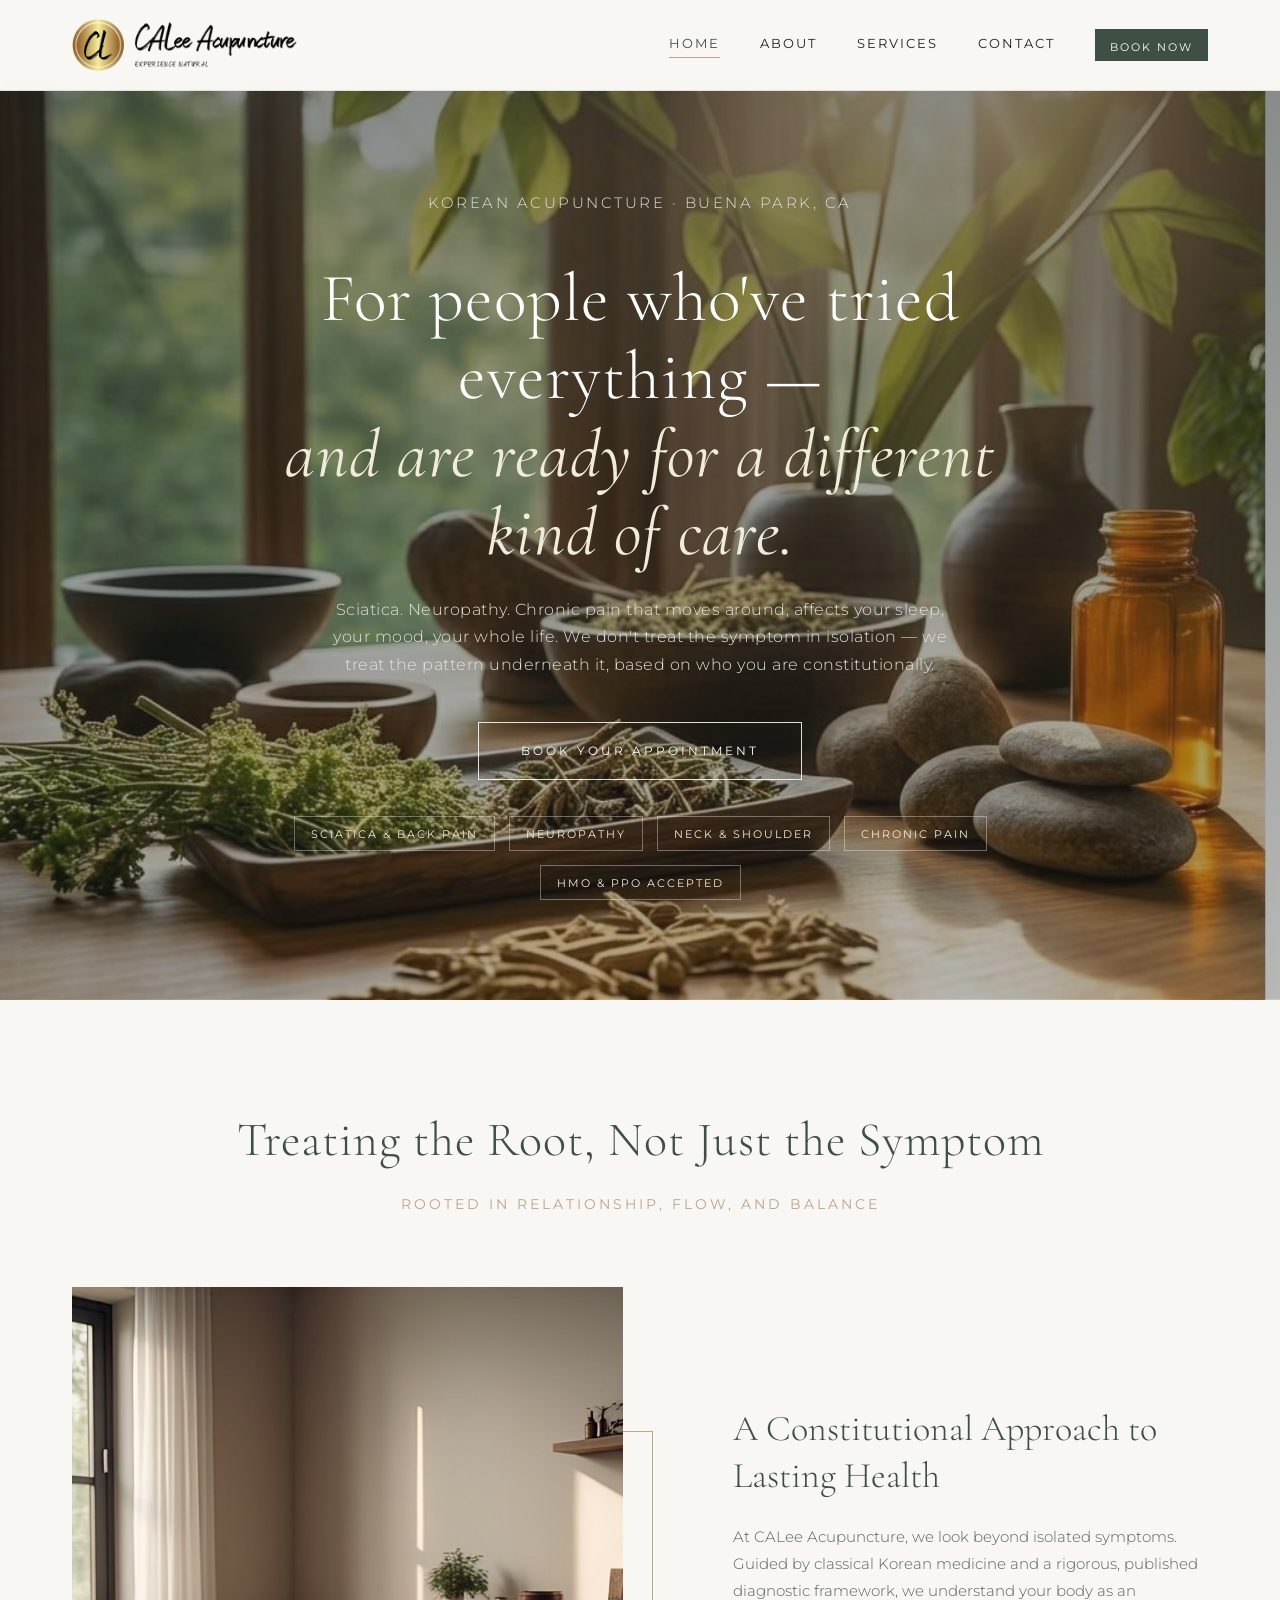
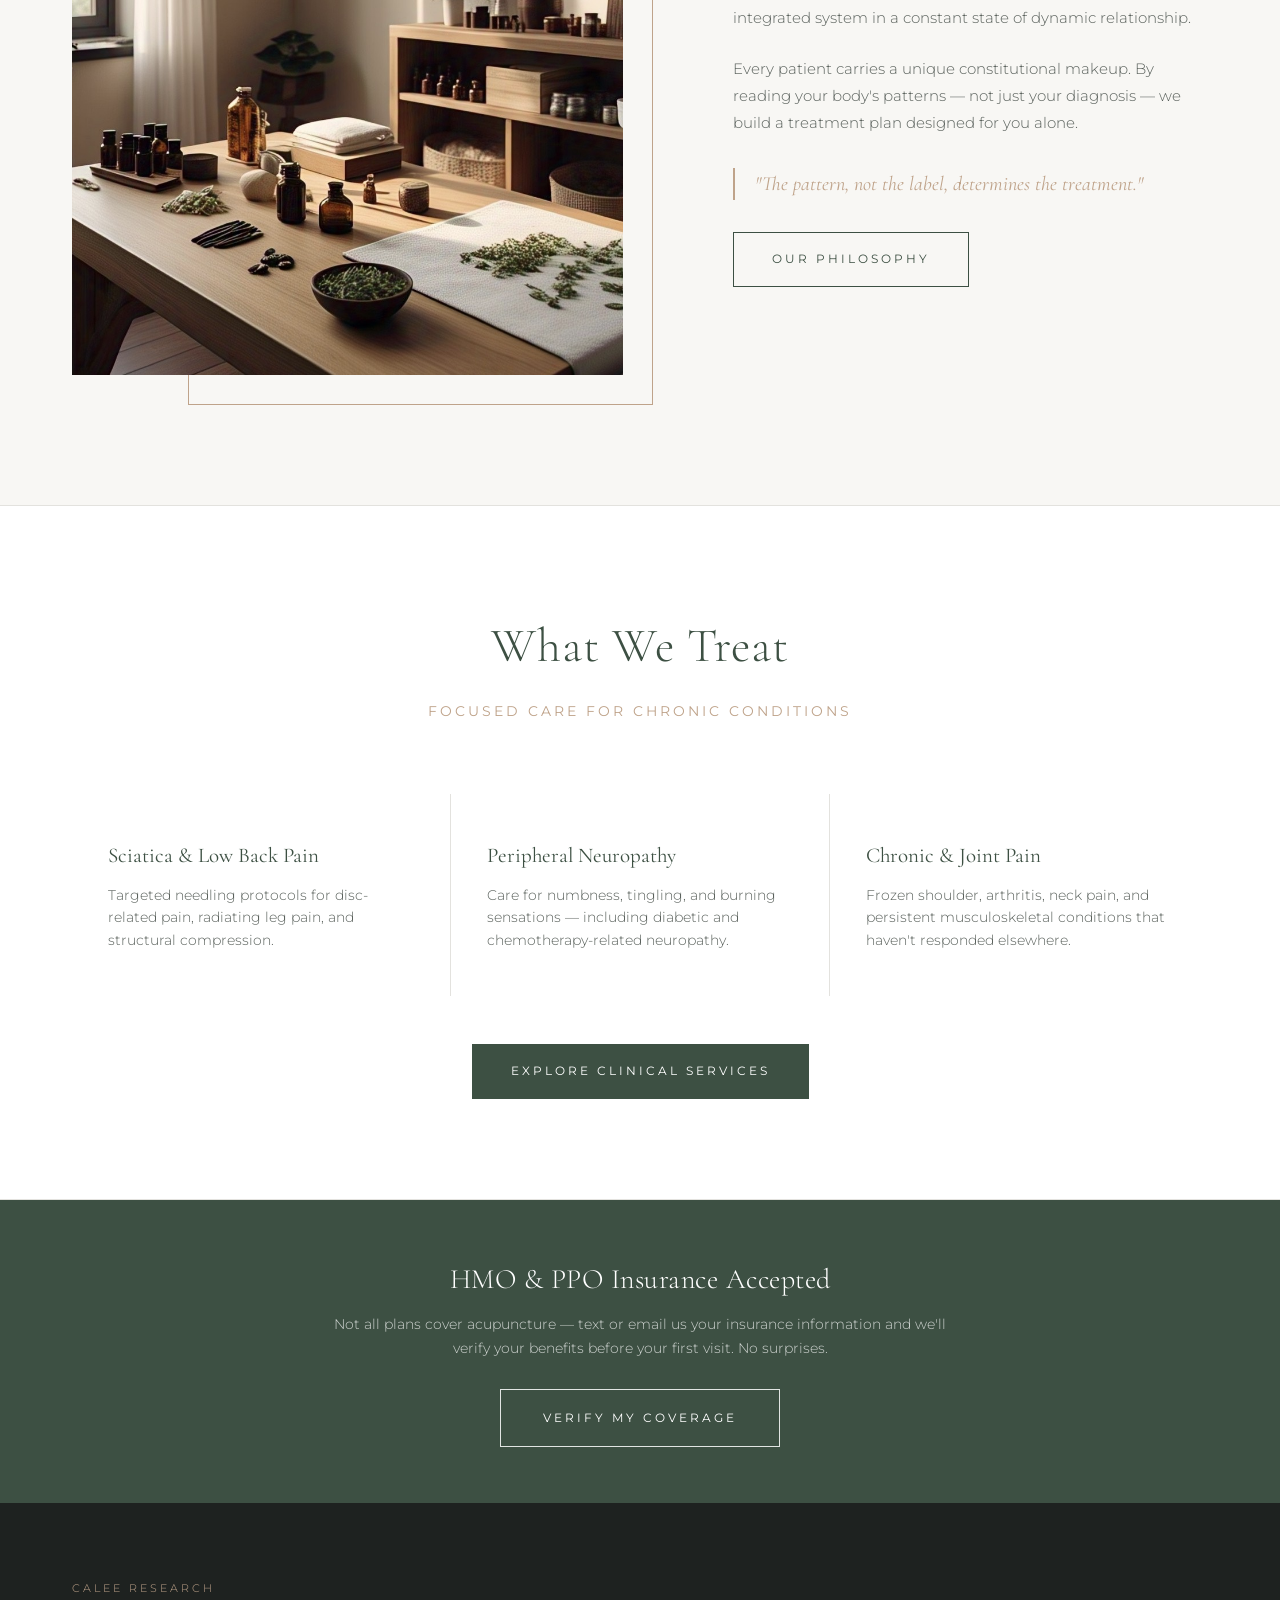
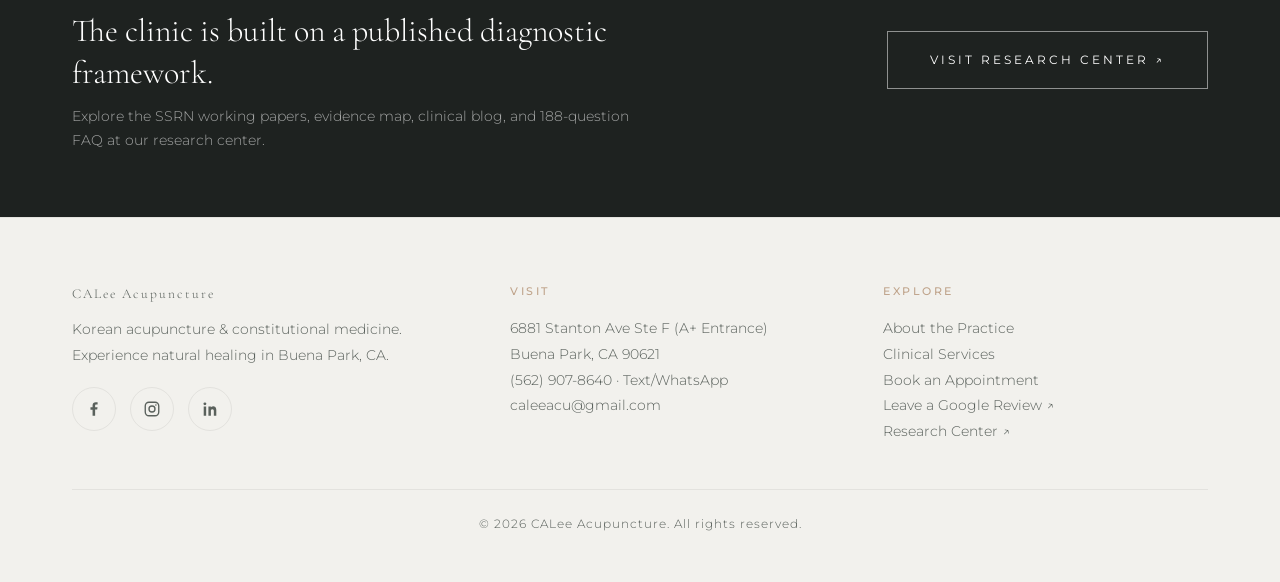
<file: index.html>
<!DOCTYPE html>
<html lang="en">
<head>
<meta charset="UTF-8"/>
<meta name="viewport" content="width=device-width, initial-scale=1.0"/>
<meta name="theme-color" content="#f8f7f4"/>
<!-- Google Analytics -->
<script async src="https://www.googletagmanager.com/gtag/js?id=G-40LK5S10Z3"></script>
<script>
  window.dataLayer = window.dataLayer || [];
  function gtag(){dataLayer.push(arguments);}
  gtag('js', new Date());
  gtag('config', 'G-40LK5S10Z3');
</script>

<title>CALee Acupuncture — Korean Acupuncture &amp; Constitutional Medicine in Buena Park, CA</title>
<meta name="description" content="CALee Acupuncture in Buena Park, CA. Korean acupuncture for sciatica, neuropathy, and chronic pain, guided by a published diagnostic framework. HMO &amp; PPO accepted."/>
<link rel="canonical" href="https://caleeacu.com/"/>
<meta property="og:type" content="website"/>
<meta property="og:url" content="https://caleeacu.com/"/>
<meta property="og:title" content="CALee Acupuncture — Korean Acupuncture &amp; Constitutional Medicine in Buena Park, CA"/>
<meta property="og:description" content="CALee Acupuncture in Buena Park, CA. Korean acupuncture for sciatica, neuropathy, and chronic pain, guided by a published diagnostic framework. HMO &amp; PPO accepted."/>
<meta property="og:image" content="https://caleeacu.com/assets/images/og-image.jpg"/>
<meta property="og:image:width" content="1200"/>
<meta property="og:image:height" content="630"/>
<meta name="twitter:card" content="summary_large_image"/>
<meta name="twitter:title" content="CALee Acupuncture — Korean Acupuncture &amp; Constitutional Medicine in Buena Park, CA"/>
<meta name="twitter:description" content="CALee Acupuncture in Buena Park, CA. Korean acupuncture for sciatica, neuropathy, and chronic pain, guided by a published diagnostic framework. HMO &amp; PPO accepted."/>
<meta name="twitter:image" content="https://caleeacu.com/assets/images/og-image.jpg"/>

<link rel="preconnect" href="https://fonts.googleapis.com"/>
<link rel="preconnect" href="https://fonts.gstatic.com" crossorigin/>
<link href="https://fonts.googleapis.com/css2?family=Cormorant+Garamond:ital,wght@0,300;0,400;0,600;1,400&family=Montserrat:wght@200;300;400;500&display=swap" rel="stylesheet"/>
<link rel="stylesheet" href="assets/clinic.css"/>
<link rel="icon" type="image/png" href="assets/images/favicon.png"/>
<link rel="apple-touch-icon" href="assets/images/apple-touch-icon.png"/>
<script type="application/ld+json">
{
  "@context": "https://schema.org",
  "@type": "MedicalClinic",
  "name": "CALee Acupuncture",
  "url": "https://caleeacu.com",
  "medicalSpecialty": "Acupuncture",
  "address": {
    "@type": "PostalAddress",
    "streetAddress": "6881 Stanton Ave, Ste F",
    "addressLocality": "Buena Park",
    "addressRegion": "CA",
    "postalCode": "90621",
    "addressCountry": "US"
  },
  "email": "caleeacu@gmail.com",
  "telephone": "+1-562-907-8640",
  "openingHours": ["Mo-Fr 09:00-18:00","Sa 09:00-13:00"]
}
</script>
</head>
<body>
<script src="assets/clinic.js"></script>

<main>
  <!-- HERO -->
  <section class="hero-banner">
    <div class="hero-content">
      <p class="hero-line">Korean Acupuncture &middot; Buena Park, CA</p>
      <h1>For people who've tried everything —<br/><em>and are ready for a different kind of care.</em></h1>
      <p class="hero-line" style="text-transform:none;letter-spacing:.5px;font-size:16px;max-width:640px;margin-left:auto;margin-right:auto;">
        Sciatica. Neuropathy. Chronic pain that moves around, affects your sleep, your mood, your whole life. We don't treat the symptom in isolation — we treat the pattern underneath it, based on who you are constitutionally.
      </p>
      <a class="cta-button" href="https://book.squareup.com/appointments/8aacqfmuj3vxuw/location/LHJ9XRWJX75B1/services" target="_blank" rel="noopener">Book Your Appointment</a>
      <div class="hero-badges">
        <span>Sciatica &amp; Back Pain</span>
        <span>Neuropathy</span>
        <span>Neck &amp; Shoulder</span>
        <span>Chronic Pain</span>
        <span>HMO &amp; PPO Accepted</span>
      </div>
    </div>
  </section>

  <!-- PHILOSOPHY PREVIEW -->
  <section class="section">
    <div class="container">
      <h2 class="section-title">Treating the Root, Not Just the Symptom</h2>
      <p class="section-subtitle">Rooted in relationship, flow, and balance</p>
      <div class="about-layout">
        <div class="about-img-frame">
          <img loading="lazy" decoding="async" src="assets/images/service-herbalism.jpg" alt="Traditional Korean medicine herbs and apothecary cabinet"/>
        </div>
        <div class="about-text">
          <h3>A Constitutional Approach to Lasting Health</h3>
          <p>At CALee Acupuncture, we look beyond isolated symptoms. Guided by classical Korean medicine and a rigorous, published diagnostic framework, we understand your body as an integrated system in a constant state of dynamic relationship.</p>
          <p>Every patient carries a unique constitutional makeup. By reading your body's patterns — not just your diagnosis — we build a treatment plan designed for you alone.</p>
          <div class="about-quote">"The pattern, not the label, determines the treatment."</div>
          <a class="cta-ghost" href="about.html">Our Philosophy</a>
        </div>
      </div>
    </div>
  </section>

  <!-- CONDITIONS -->
  <section class="conditions-band">
    <div class="container" style="padding-top:100px;padding-bottom:100px;">
      <h2 class="section-title">What We Treat</h2>
      <p class="section-subtitle">Focused care for chronic conditions</p>
      <div class="conditions-grid">
        <div class="condition-cell">
          <h4>Sciatica &amp; Low Back Pain</h4>
          <p>Targeted needling protocols for disc-related pain, radiating leg pain, and structural compression.</p>
        </div>
        <div class="condition-cell">
          <h4>Peripheral Neuropathy</h4>
          <p>Care for numbness, tingling, and burning sensations — including diabetic and chemotherapy-related neuropathy.</p>
        </div>
        <div class="condition-cell">
          <h4>Chronic &amp; Joint Pain</h4>
          <p>Frozen shoulder, arthritis, neck pain, and persistent musculoskeletal conditions that haven't responded elsewhere.</p>
        </div>
      </div>
      <p style="text-align:center;margin-top:48px;">
        <a class="cta-solid" href="services.html">Explore Clinical Services</a>
      </p>
    </div>
  </section>

  <!-- INSURANCE -->
  <section class="insurance-strip">
    <div class="container">
      <h3>HMO &amp; PPO Insurance Accepted</h3>
      <p>Not all plans cover acupuncture — text or email us your insurance information and we'll verify your benefits before your first visit. No surprises.</p>
      <a class="cta-button" href="contact.html">Verify My Coverage</a>
    </div>
  </section>

  <!-- RESEARCH CROSS-LINK -->
  <section class="research-strip">
    <div class="container">
      <div>
        <p class="kicker">CALee Research</p>
        <h3>The clinic is built on a published diagnostic framework.</h3>
        <p>Explore the SSRN working papers, evidence map, clinical blog, and 188-question FAQ at our research center.</p>
      </div>
      <a class="cta-button" href="https://research.caleeacu.com" target="_blank" rel="noopener">Visit Research Center &#8599;</a>
    </div>
  </section>
</main>
</body>
</html>
</file>
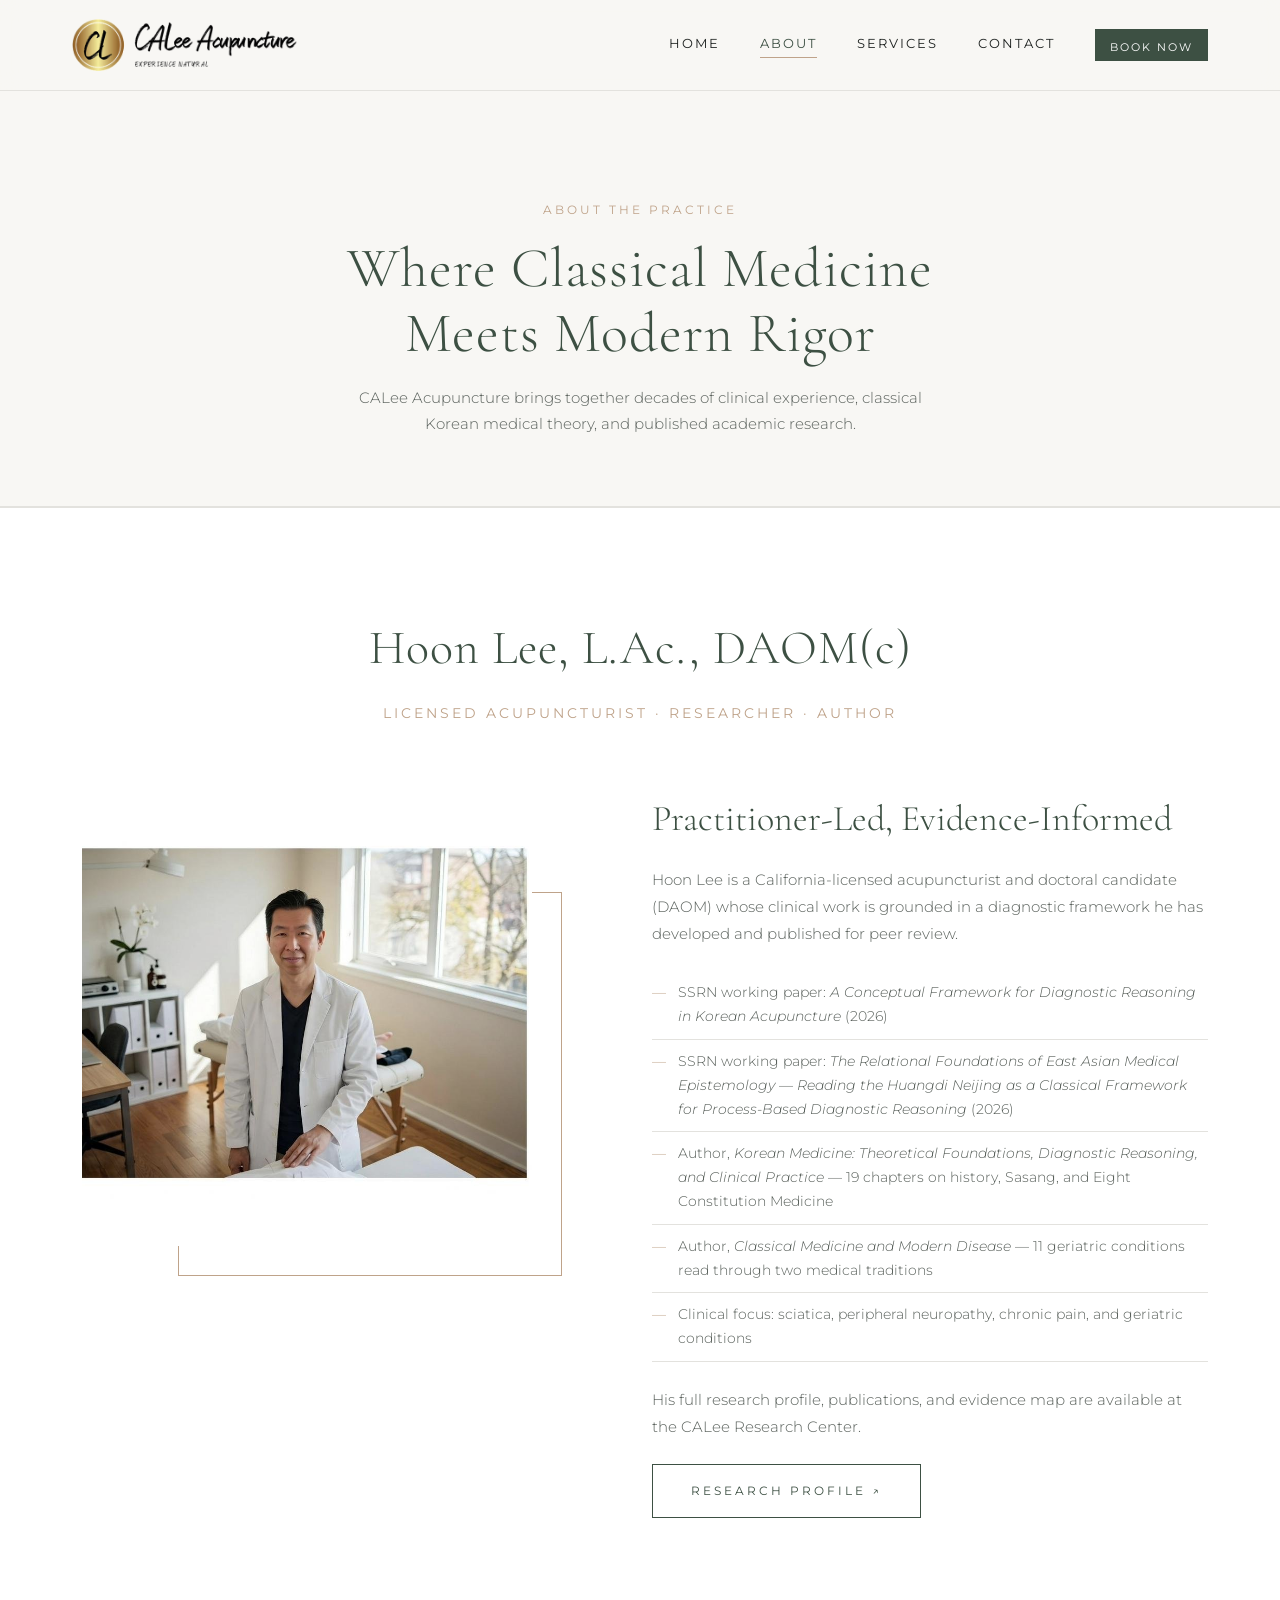
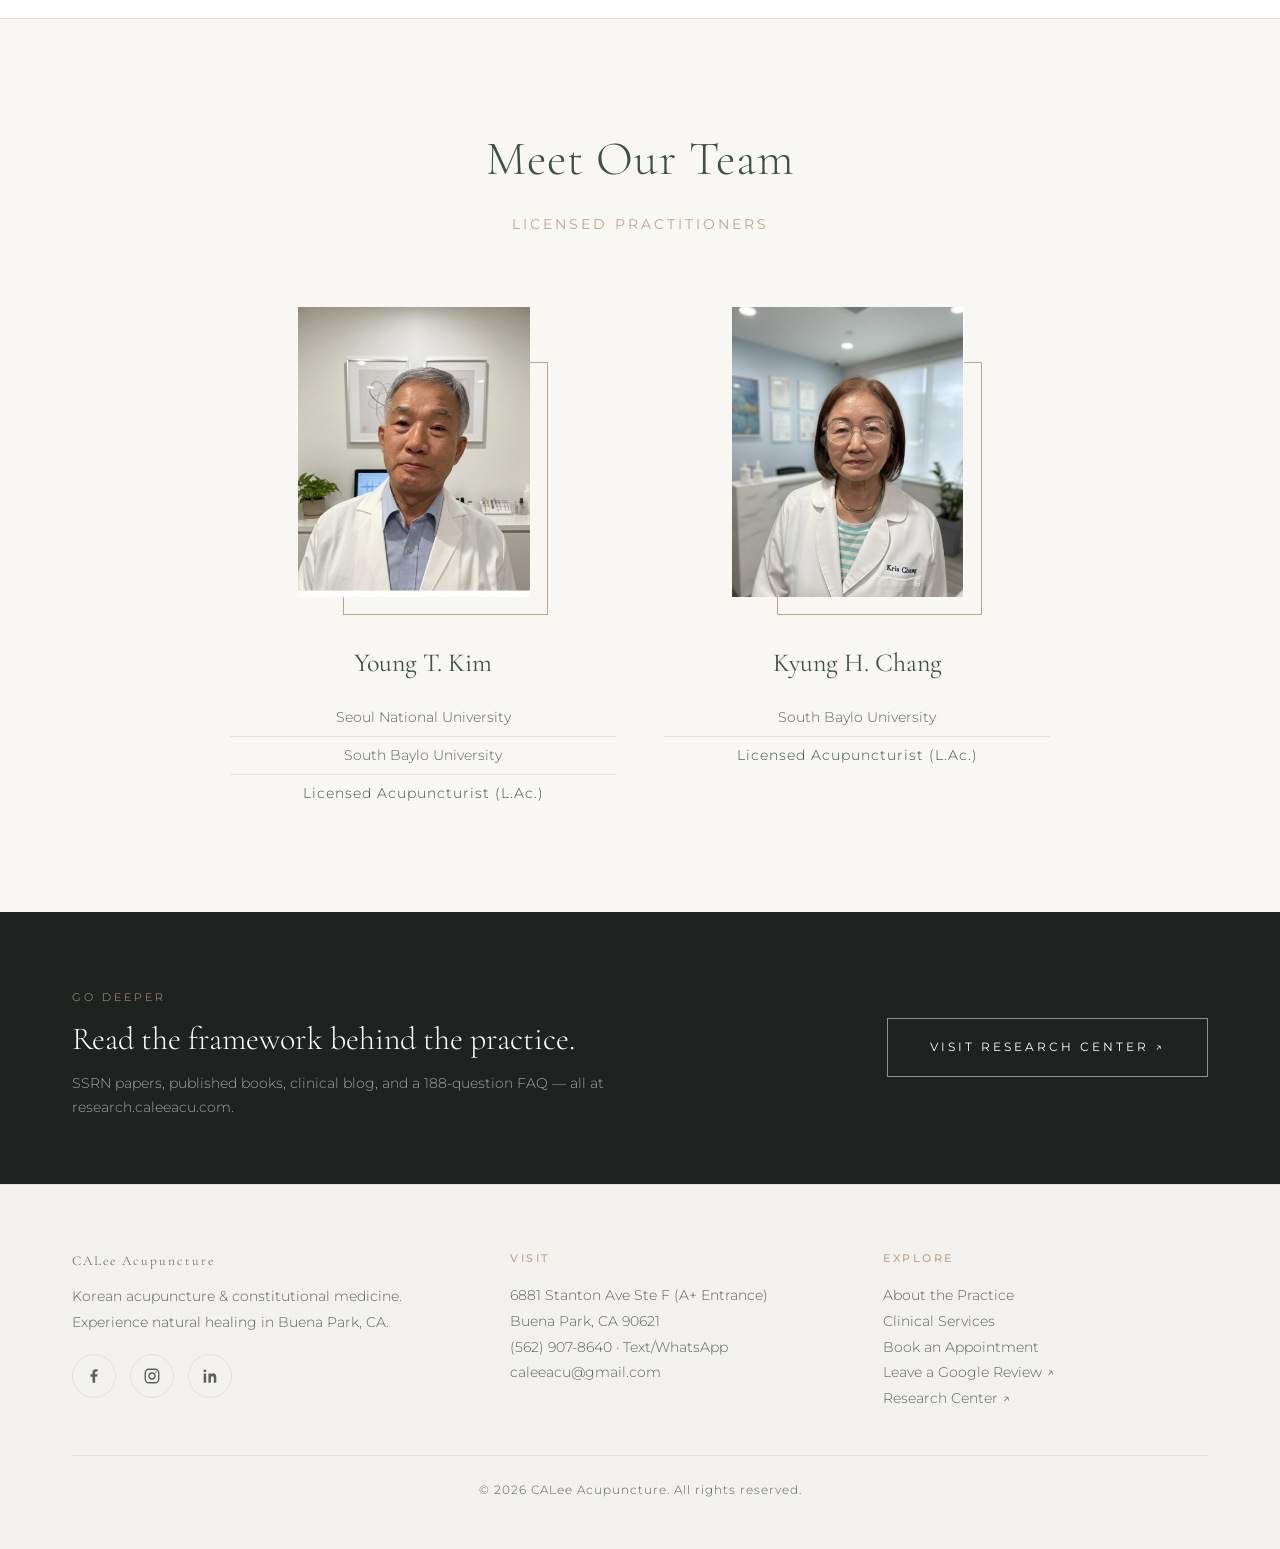
<file: about.html>
<!DOCTYPE html>
<html lang="en">
<head>
<meta charset="UTF-8"/>
<meta name="viewport" content="width=device-width, initial-scale=1.0"/>
<meta name="theme-color" content="#f8f7f4"/>
<!-- Google Analytics -->
<script async src="https://www.googletagmanager.com/gtag/js?id=G-40LK5S10Z3"></script>
<script>
  window.dataLayer = window.dataLayer || [];
  function gtag(){dataLayer.push(arguments);}
  gtag('js', new Date());
  gtag('config', 'G-40LK5S10Z3');
</script>

<title>About — CALee Acupuncture | Hoon Lee, L.Ac., DAOM(c)</title>
<meta name="description" content="Meet Hoon Lee, L.Ac., DAOM(c) — licensed acupuncturist, published researcher, and author. Learn the philosophy behind CALee Acupuncture in Buena Park, CA."/>
<link rel="canonical" href="https://caleeacu.com/about.html"/>
<meta property="og:type" content="website"/>
<meta property="og:url" content="https://caleeacu.com/about.html"/>
<meta property="og:title" content="About — CALee Acupuncture | Hoon Lee, L.Ac., DAOM(c)"/>
<meta property="og:description" content="Meet Hoon Lee, L.Ac., DAOM(c) — licensed acupuncturist, published researcher, and author. Learn the philosophy behind CALee Acupuncture in Buena Park, CA."/>
<meta property="og:image" content="https://caleeacu.com/assets/images/og-image.jpg"/>
<meta property="og:image:width" content="1200"/>
<meta property="og:image:height" content="630"/>
<meta name="twitter:card" content="summary_large_image"/>
<meta name="twitter:title" content="About — CALee Acupuncture | Hoon Lee, L.Ac., DAOM(c)"/>
<meta name="twitter:description" content="Meet Hoon Lee, L.Ac., DAOM(c) — licensed acupuncturist, published researcher, and author. Learn the philosophy behind CALee Acupuncture in Buena Park, CA."/>
<meta name="twitter:image" content="https://caleeacu.com/assets/images/og-image.jpg"/>

<link rel="preconnect" href="https://fonts.googleapis.com"/>
<link rel="preconnect" href="https://fonts.gstatic.com" crossorigin/>
<link href="https://fonts.googleapis.com/css2?family=Cormorant+Garamond:ital,wght@0,300;0,400;0,600;1,400&family=Montserrat:wght@200;300;400;500&display=swap" rel="stylesheet"/>
<link rel="stylesheet" href="assets/clinic.css"/>
<link rel="icon" type="image/png" href="assets/images/favicon.png"/>
<link rel="apple-touch-icon" href="assets/images/apple-touch-icon.png"/>
</head>
<body>
<script src="assets/clinic.js"></script>

<main>
  <section class="page-hero">
    <div class="container">
      <p class="kicker">About the Practice</p>
      <h1>Where Classical Medicine<br/>Meets Modern Rigor</h1>
      <p>CALee Acupuncture brings together decades of clinical experience, classical Korean medical theory, and published academic research.</p>
    </div>
  </section>

  <!-- PRACTITIONER -->
  <section class="section" style="background:#fff;border-top:1px solid var(--border);border-bottom:1px solid var(--border);">
    <div class="container">
      <h2 class="section-title">Hoon Lee, L.Ac., DAOM(c)</h2>
      <p class="section-subtitle">Licensed Acupuncturist &middot; Researcher &middot; Author</p>
      <div class="about-layout portrait-row">
        <div class="about-img-frame compact">
          <img loading="lazy" decoding="async" src="assets/images/dr-hoon-lee.jpg" alt="Hoon Lee, L.Ac., in the treatment room at CALee Acupuncture"/>
        </div>
        <div class="about-text">
          <h3>Practitioner-Led, Evidence-Informed</h3>
          <p>Hoon Lee is a California-licensed acupuncturist and doctoral candidate (DAOM) whose clinical work is grounded in a diagnostic framework he has developed and published for peer review.</p>
          <ul class="cred-list">
            <li>SSRN working paper: <em>A Conceptual Framework for Diagnostic Reasoning in Korean Acupuncture</em> (2026)</li>
            <li>SSRN working paper: <em>The Relational Foundations of East Asian Medical Epistemology — Reading the Huangdi Neijing as a Classical Framework for Process-Based Diagnostic Reasoning</em> (2026)</li>
            <li>Author, <em>Korean Medicine: Theoretical Foundations, Diagnostic Reasoning, and Clinical Practice</em> — 19 chapters on history, Sasang, and Eight Constitution Medicine</li>
            <li>Author, <em>Classical Medicine and Modern Disease</em> — 11 geriatric conditions read through two medical traditions</li>
            <li>Clinical focus: sciatica, peripheral neuropathy, chronic pain, and geriatric conditions</li>
          </ul>
          <p>His full research profile, publications, and evidence map are available at the CALee Research Center.</p>
          <a class="cta-ghost" href="https://research.caleeacu.com/about.html" target="_blank" rel="noopener">Research Profile &#8599;</a>
        </div>
      </div>
    </div>
  </section>

  <!-- TEAM -->
  <section class="section">
    <div class="container">
      <h2 class="section-title">Meet Our Team</h2>
      <p class="section-subtitle">Licensed practitioners</p>
      <div class="team-grid">
        <div class="team-card">
          <div class="team-photo">
            <img loading="lazy" decoding="async" src="assets/images/team-young-kim.jpg" alt="Young T. Kim, L.Ac."/>
          </div>
          <h3>Young T. Kim</h3>
          <ul>
            <li>Seoul National University</li>
            <li>South Baylo University</li>
            <li>Licensed Acupuncturist (L.Ac.)</li>
          </ul>
        </div>
        <div class="team-card">
          <div class="team-photo">
            <img loading="lazy" decoding="async" src="assets/images/team-kyung-chang.jpg" alt="Kyung H. Chang, L.Ac."/>
          </div>
          <h3>Kyung H. Chang</h3>
          <ul>
            <li>South Baylo University</li>
            <li>Licensed Acupuncturist (L.Ac.)</li>
          </ul>
        </div>
      </div>
    </div>
  </section>

  <!-- RESEARCH CROSS-LINK -->
  <section class="research-strip">
    <div class="container">
      <div>
        <p class="kicker">Go Deeper</p>
        <h3>Read the framework behind the practice.</h3>
        <p>SSRN papers, published books, clinical blog, and a 188-question FAQ — all at research.caleeacu.com.</p>
      </div>
      <a class="cta-button" href="https://research.caleeacu.com" target="_blank" rel="noopener">Visit Research Center &#8599;</a>
    </div>
  </section>
</main>
</body>
</html>
</file>
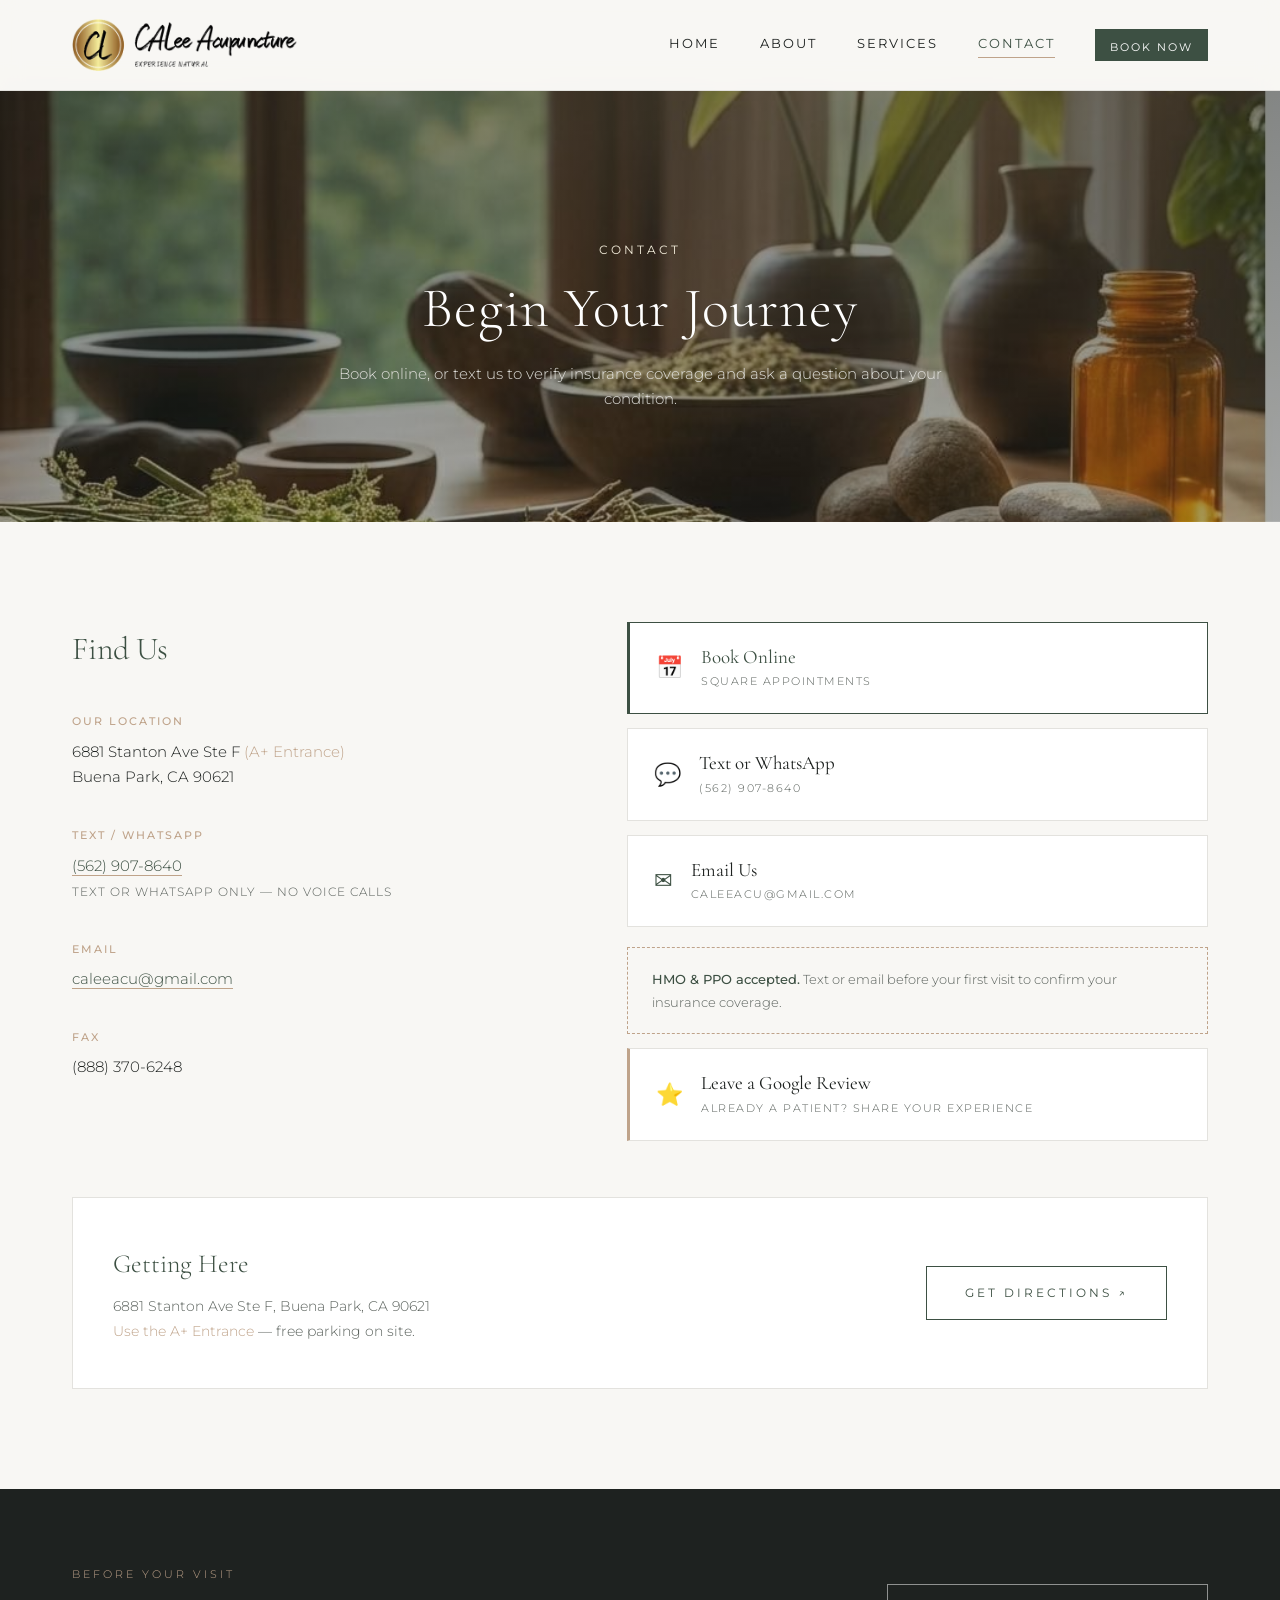
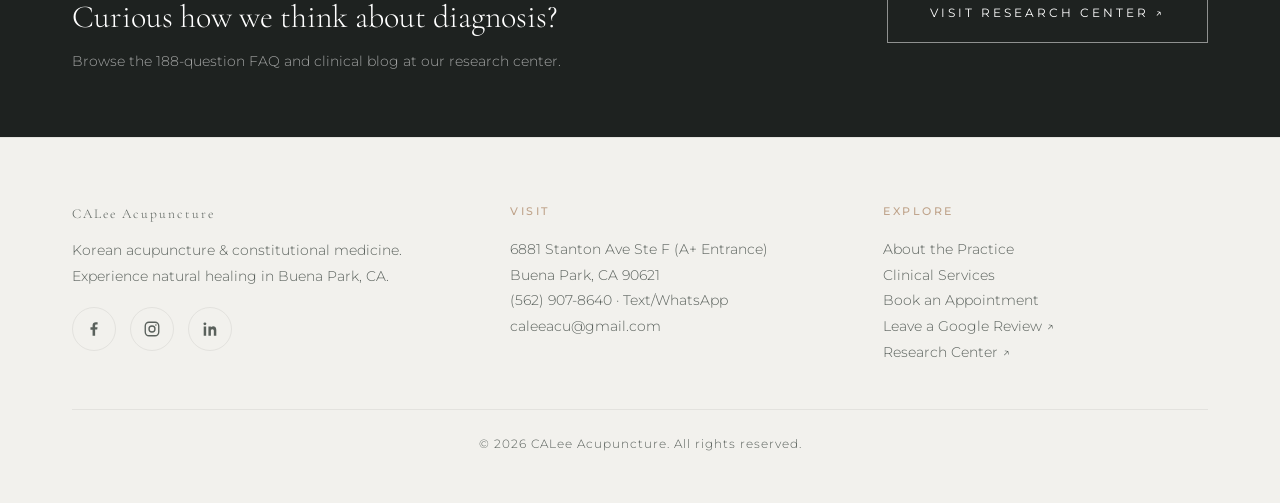
<file: contact.html>
<!DOCTYPE html>
<html lang="en">
<head>
<meta charset="UTF-8"/>
<meta name="viewport" content="width=device-width, initial-scale=1.0"/>
<meta name="theme-color" content="#f8f7f4"/>
<!-- Google Analytics -->
<script async src="https://www.googletagmanager.com/gtag/js?id=G-40LK5S10Z3"></script>
<script>
  window.dataLayer = window.dataLayer || [];
  function gtag(){dataLayer.push(arguments);}
  gtag('js', new Date());
  gtag('config', 'G-40LK5S10Z3');
</script>

<title>Contact &amp; Appointments — CALee Acupuncture | Buena Park, CA</title>
<meta name="description" content="Book online, text, or email CALee Acupuncture: 6881 Stanton Ave Ste F (A+ Entrance), Buena Park, CA 90621. Text/WhatsApp (562) 907-8640. HMO &amp; PPO accepted."/>
<link rel="canonical" href="https://caleeacu.com/contact.html"/>
<meta property="og:type" content="website"/>
<meta property="og:url" content="https://caleeacu.com/contact.html"/>
<meta property="og:title" content="Contact &amp; Appointments — CALee Acupuncture | Buena Park, CA"/>
<meta property="og:description" content="Book online, text, or email CALee Acupuncture: 6881 Stanton Ave Ste F (A+ Entrance), Buena Park, CA 90621. Text/WhatsApp (562) 907-8640. HMO &amp; PPO accepted."/>
<meta property="og:image" content="https://caleeacu.com/assets/images/og-image.jpg"/>
<meta property="og:image:width" content="1200"/>
<meta property="og:image:height" content="630"/>
<meta name="twitter:card" content="summary_large_image"/>
<meta name="twitter:title" content="Contact &amp; Appointments — CALee Acupuncture | Buena Park, CA"/>
<meta name="twitter:description" content="Book online, text, or email CALee Acupuncture: 6881 Stanton Ave Ste F (A+ Entrance), Buena Park, CA 90621. Text/WhatsApp (562) 907-8640. HMO &amp; PPO accepted."/>
<meta name="twitter:image" content="https://caleeacu.com/assets/images/og-image.jpg"/>

<link rel="preconnect" href="https://fonts.googleapis.com"/>
<link rel="preconnect" href="https://fonts.gstatic.com" crossorigin/>
<link href="https://fonts.googleapis.com/css2?family=Cormorant+Garamond:ital,wght@0,300;0,400;0,600;1,400&family=Montserrat:wght@200;300;400;500&display=swap" rel="stylesheet"/>
<link rel="stylesheet" href="assets/clinic.css"/>
<link rel="icon" type="image/png" href="assets/images/favicon.png"/>
<link rel="apple-touch-icon" href="assets/images/apple-touch-icon.png"/>
</head>
<body>
<script src="assets/clinic.js"></script>

<main>
  <section class="page-hero with-bg">
    <div class="container">
      <p class="kicker">Contact</p>
      <h1>Begin Your Journey</h1>
      <p>Book online, or text us to verify insurance coverage and ask a question about your condition.</p>
    </div>
  </section>

  <section class="section">
    <div class="container">
      <div class="contact-layout">
        <div class="contact-details">
          <h3>Find Us</h3>
          <div class="contact-item">
            <label>Our Location</label>
            <p>6881 Stanton Ave Ste F <span style="color:var(--accent);">(A+ Entrance)</span><br/>Buena Park, CA 90621</p>
          </div>
          <div class="contact-item">
            <label>Text / WhatsApp</label>
            <p><a href="sms:+15629078640">(562) 907-8640</a><br/>
            <span style="font-size:12px;letter-spacing:1px;text-transform:uppercase;color:var(--muted);">Text or WhatsApp only — no voice calls</span></p>
          </div>
          <div class="contact-item">
            <label>Email</label>
            <p><a href="mailto:caleeacu@gmail.com">caleeacu@gmail.com</a></p>
          </div>
          <div class="contact-item">
            <label>Fax</label>
            <p>(888) 370-6248</p>
          </div>
        </div>

        <div class="contact-actions">
          <a class="ca primary" href="https://book.squareup.com/appointments/8aacqfmuj3vxuw/location/LHJ9XRWJX75B1/services" target="_blank" rel="noopener">
            <span class="ca-icon">&#128197;</span>
            <span>
              <span class="ca-label">Book Online</span>
              <span class="ca-sub">Square Appointments</span>
            </span>
          </a>
          <a class="ca" href="sms:+15629078640">
            <span class="ca-icon">&#128172;</span>
            <span>
              <span class="ca-label">Text or WhatsApp</span>
              <span class="ca-sub">(562) 907-8640</span>
            </span>
          </a>
          <a class="ca" href="mailto:caleeacu@gmail.com">
            <span class="ca-icon">&#9993;&#65039;</span>
            <span>
              <span class="ca-label">Email Us</span>
              <span class="ca-sub">caleeacu@gmail.com</span>
            </span>
          </a>
          <div class="ins-note">
            <strong>HMO &amp; PPO accepted.</strong>
            Text or email before your first visit to confirm your insurance coverage.
          </div>
          <a class="ca ca-review" href="https://g.page/r/CUFmN1x_BblgEAI/review" target="_blank" rel="noopener">
            <span class="ca-icon">&#11088;</span>
            <span>
              <span class="ca-label">Leave a Google Review</span>
              <span class="ca-sub">Already a patient? Share your experience</span>
            </span>
          </a>
        </div>
      </div>

      <div class="directions-panel">
        <div>
          <h3>Getting Here</h3>
          <p>
            6881 Stanton Ave Ste F, Buena Park, CA 90621<br/>
            <span class="entrance">Use the A+ Entrance</span> — free parking on site.
          </p>
        </div>
        <a class="cta-ghost" href="https://www.google.com/maps/search/?api=1&amp;query=6881+Stanton+Ave+Ste+F+Buena+Park+CA+90621" target="_blank" rel="noopener">Get Directions &#8599;</a>
      </div>
    </div>
  </section>

  <!-- RESEARCH CROSS-LINK -->
  <section class="research-strip">
    <div class="container">
      <div>
        <p class="kicker">Before Your Visit</p>
        <h3>Curious how we think about diagnosis?</h3>
        <p>Browse the 188-question FAQ and clinical blog at our research center.</p>
      </div>
      <a class="cta-button" href="https://research.caleeacu.com" target="_blank" rel="noopener">Visit Research Center &#8599;</a>
    </div>
  </section>
</main>
</body>
</html>
</file>
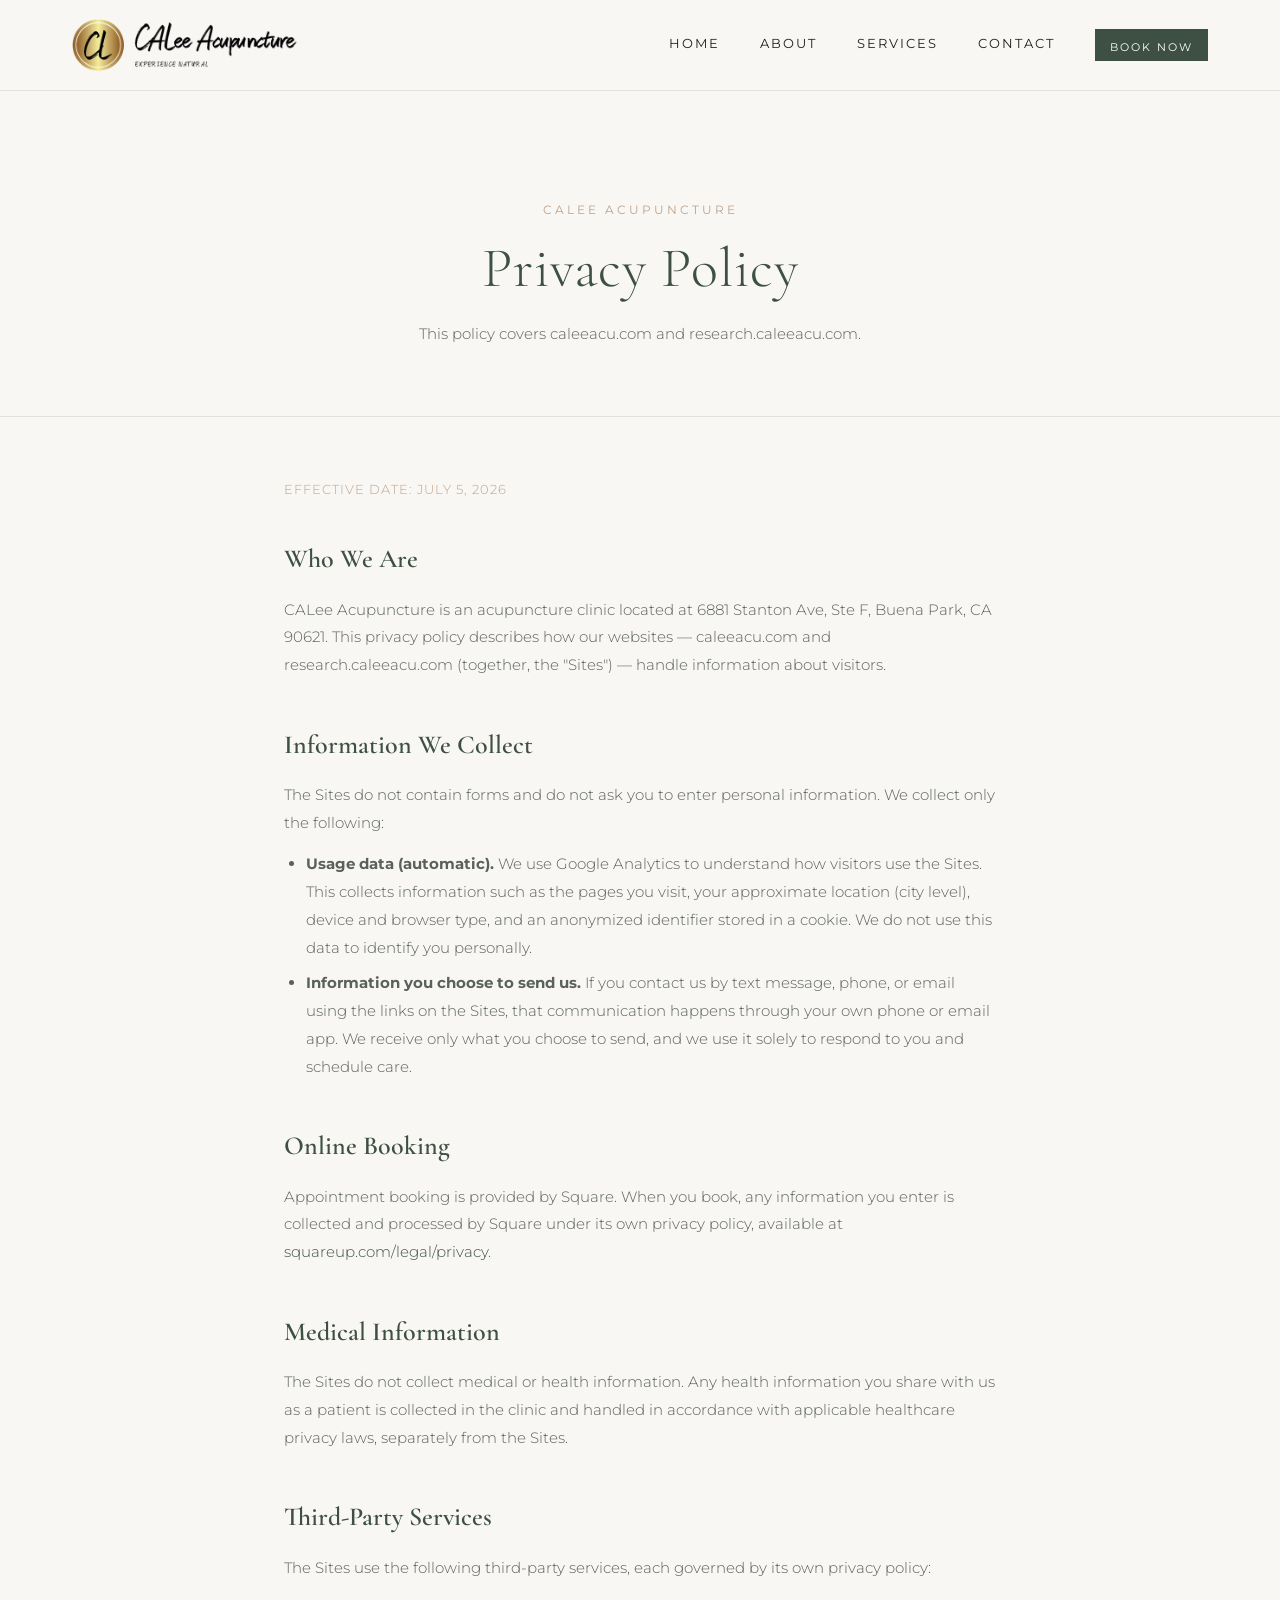
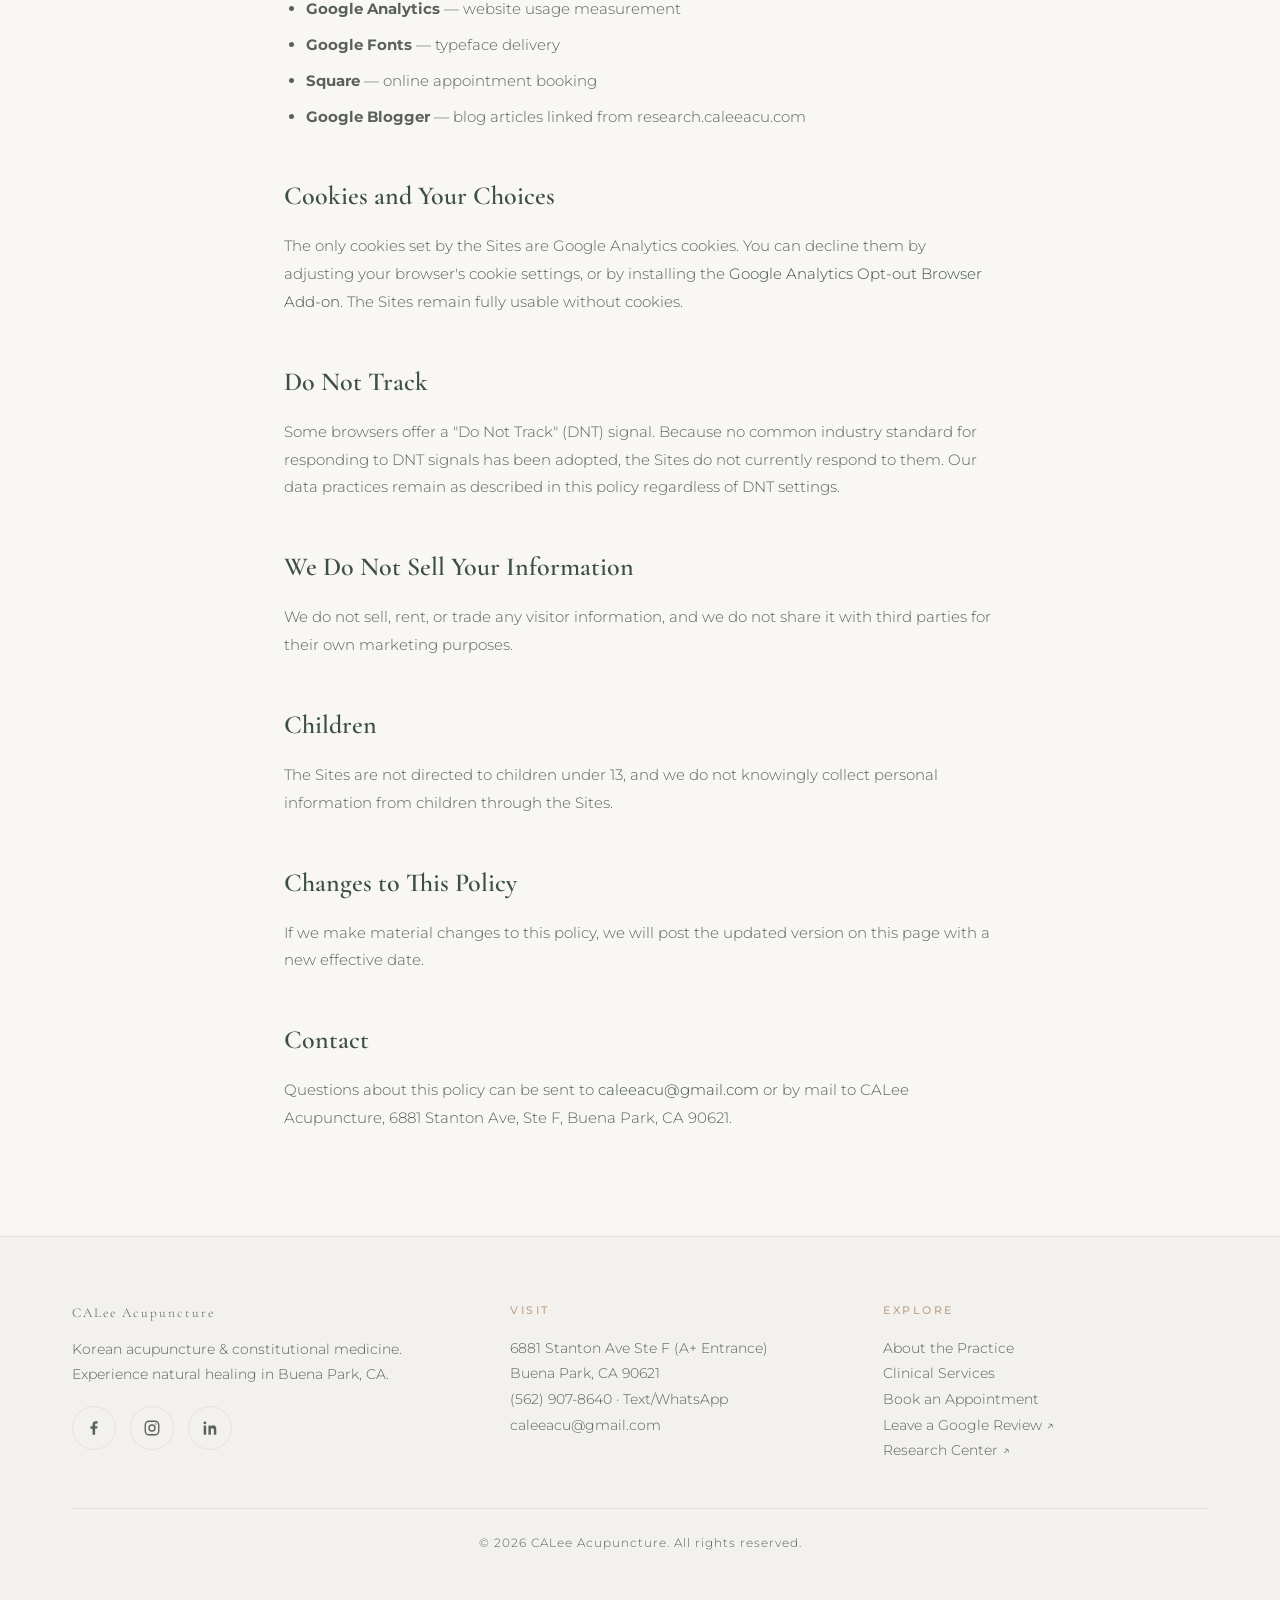
<file: privacy.html>
<!DOCTYPE html>
<html lang="en">
<head>
<meta charset="UTF-8"/>
<meta name="viewport" content="width=device-width, initial-scale=1.0"/>
<meta name="theme-color" content="#f8f7f4"/>
<!-- Google Analytics -->
<script async src="https://www.googletagmanager.com/gtag/js?id=G-40LK5S10Z3"></script>
<script>
  window.dataLayer = window.dataLayer || [];
  function gtag(){dataLayer.push(arguments);}
  gtag('js', new Date());
  gtag('config', 'G-40LK5S10Z3');
</script>

<title>Privacy Policy — CALee Acupuncture</title>
<meta name="description" content="Privacy policy for caleeacu.com and research.caleeacu.com — what information we collect, how we use it, and your choices."/>
<link rel="canonical" href="https://caleeacu.com/privacy.html"/>
<meta property="og:type" content="website"/>
<meta property="og:url" content="https://caleeacu.com/privacy.html"/>
<meta property="og:title" content="Privacy Policy — CALee Acupuncture"/>
<meta property="og:description" content="Privacy policy for caleeacu.com and research.caleeacu.com — what information we collect, how we use it, and your choices."/>
<meta name="robots" content="noindex, follow"/>
<link rel="preconnect" href="https://fonts.googleapis.com"/>
<link rel="preconnect" href="https://fonts.gstatic.com" crossorigin/>
<link href="https://fonts.googleapis.com/css2?family=Cormorant+Garamond:ital,wght@0,300;0,400;0,600;1,400&family=Montserrat:wght@200;300;400;500&display=swap" rel="stylesheet"/>
<link rel="stylesheet" href="assets/clinic.css"/>
<link rel="icon" type="image/png" href="assets/images/favicon.png"/>
<link rel="apple-touch-icon" href="assets/images/apple-touch-icon.png"/>
<style>
.legal{max-width:760px;margin:0 auto;padding:60px 24px 90px;}
.legal h2{font-family:var(--serif);font-size:26px;font-weight:600;color:var(--primary);margin:44px 0 14px;}
.legal h2:first-of-type{margin-top:0;}
.legal p, .legal li{font-size:15px;line-height:1.85;color:var(--muted);font-weight:300;margin-bottom:14px;}
.legal ul{padding-left:22px;margin-bottom:14px;}
.legal li{margin-bottom:8px;}
.legal a{color:var(--primary);}
.legal .effective{font-size:13px;letter-spacing:1px;text-transform:uppercase;color:var(--accent);margin-bottom:36px;}
</style>
</head>
<body>
<script src="assets/clinic.js"></script>

<main>
  <section class="page-hero">
    <div class="container">
      <p class="kicker">CALee Acupuncture</p>
      <h1>Privacy Policy</h1>
      <p>This policy covers caleeacu.com and research.caleeacu.com.</p>
    </div>
  </section>

  <div class="legal">
    <p class="effective">Effective date: July 5, 2026</p>

    <h2>Who We Are</h2>
    <p>CALee Acupuncture is an acupuncture clinic located at 6881 Stanton Ave, Ste F, Buena Park, CA 90621. This privacy policy describes how our websites — caleeacu.com and research.caleeacu.com (together, the "Sites") — handle information about visitors.</p>

    <h2>Information We Collect</h2>
    <p>The Sites do not contain forms and do not ask you to enter personal information. We collect only the following:</p>
    <ul>
      <li><strong>Usage data (automatic).</strong> We use Google Analytics to understand how visitors use the Sites. This collects information such as the pages you visit, your approximate location (city level), device and browser type, and an anonymized identifier stored in a cookie. We do not use this data to identify you personally.</li>
      <li><strong>Information you choose to send us.</strong> If you contact us by text message, phone, or email using the links on the Sites, that communication happens through your own phone or email app. We receive only what you choose to send, and we use it solely to respond to you and schedule care.</li>
    </ul>

    <h2>Online Booking</h2>
    <p>Appointment booking is provided by Square. When you book, any information you enter is collected and processed by Square under its own privacy policy, available at <a href="https://squareup.com/us/en/legal/general/privacy" target="_blank" rel="noopener">squareup.com/legal/privacy</a>.</p>

    <h2>Medical Information</h2>
    <p>The Sites do not collect medical or health information. Any health information you share with us as a patient is collected in the clinic and handled in accordance with applicable healthcare privacy laws, separately from the Sites.</p>

    <h2>Third-Party Services</h2>
    <p>The Sites use the following third-party services, each governed by its own privacy policy:</p>
    <ul>
      <li><strong>Google Analytics</strong> — website usage measurement</li>
      <li><strong>Google Fonts</strong> — typeface delivery</li>
      <li><strong>Square</strong> — online appointment booking</li>
      <li><strong>Google Blogger</strong> — blog articles linked from research.caleeacu.com</li>
    </ul>

    <h2>Cookies and Your Choices</h2>
    <p>The only cookies set by the Sites are Google Analytics cookies. You can decline them by adjusting your browser's cookie settings, or by installing the <a href="https://tools.google.com/dlpage/gaoptout" target="_blank" rel="noopener">Google Analytics Opt-out Browser Add-on</a>. The Sites remain fully usable without cookies.</p>

    <h2>Do Not Track</h2>
    <p>Some browsers offer a "Do Not Track" (DNT) signal. Because no common industry standard for responding to DNT signals has been adopted, the Sites do not currently respond to them. Our data practices remain as described in this policy regardless of DNT settings.</p>

    <h2>We Do Not Sell Your Information</h2>
    <p>We do not sell, rent, or trade any visitor information, and we do not share it with third parties for their own marketing purposes.</p>

    <h2>Children</h2>
    <p>The Sites are not directed to children under 13, and we do not knowingly collect personal information from children through the Sites.</p>

    <h2>Changes to This Policy</h2>
    <p>If we make material changes to this policy, we will post the updated version on this page with a new effective date.</p>

    <h2>Contact</h2>
    <p>Questions about this policy can be sent to <a href="mailto:caleeacu@gmail.com">caleeacu@gmail.com</a> or by mail to CALee Acupuncture, 6881 Stanton Ave, Ste F, Buena Park, CA 90621.</p>
  </div>
</main>
</body>
</html>
</file>
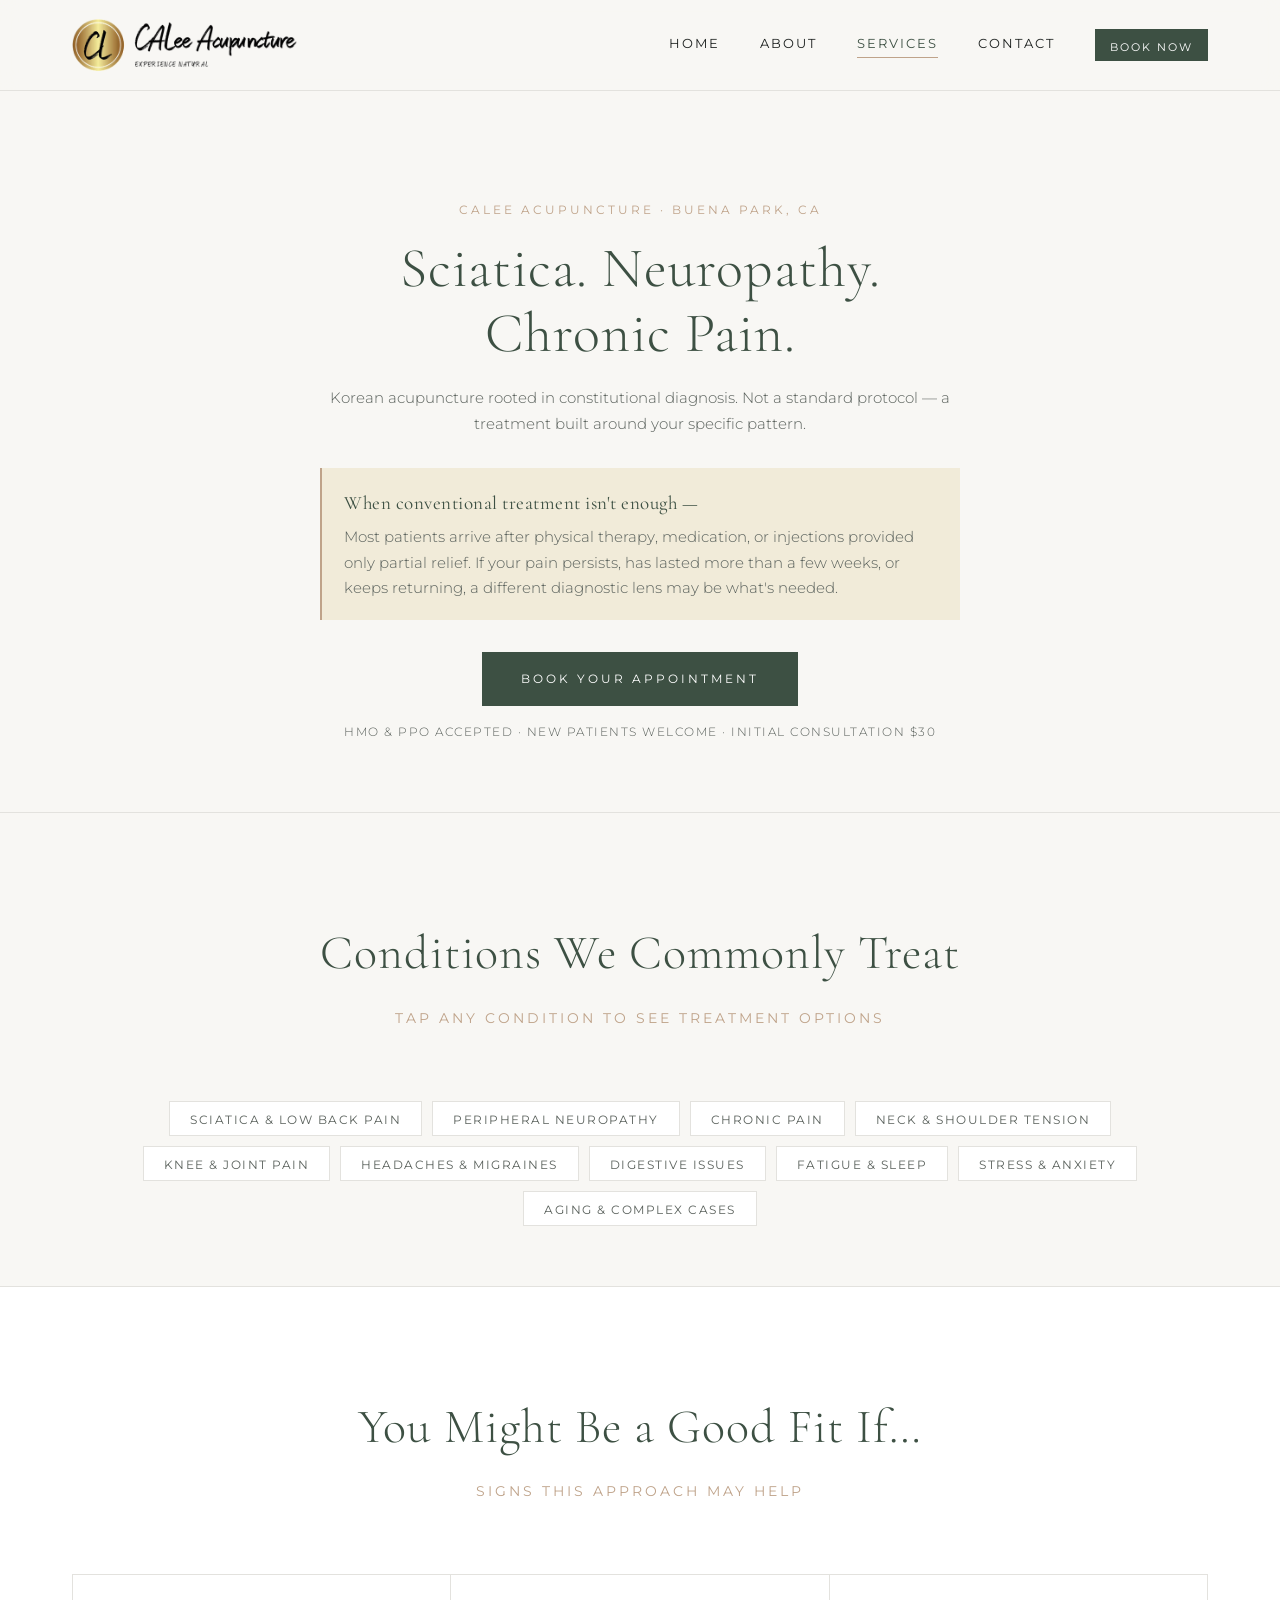
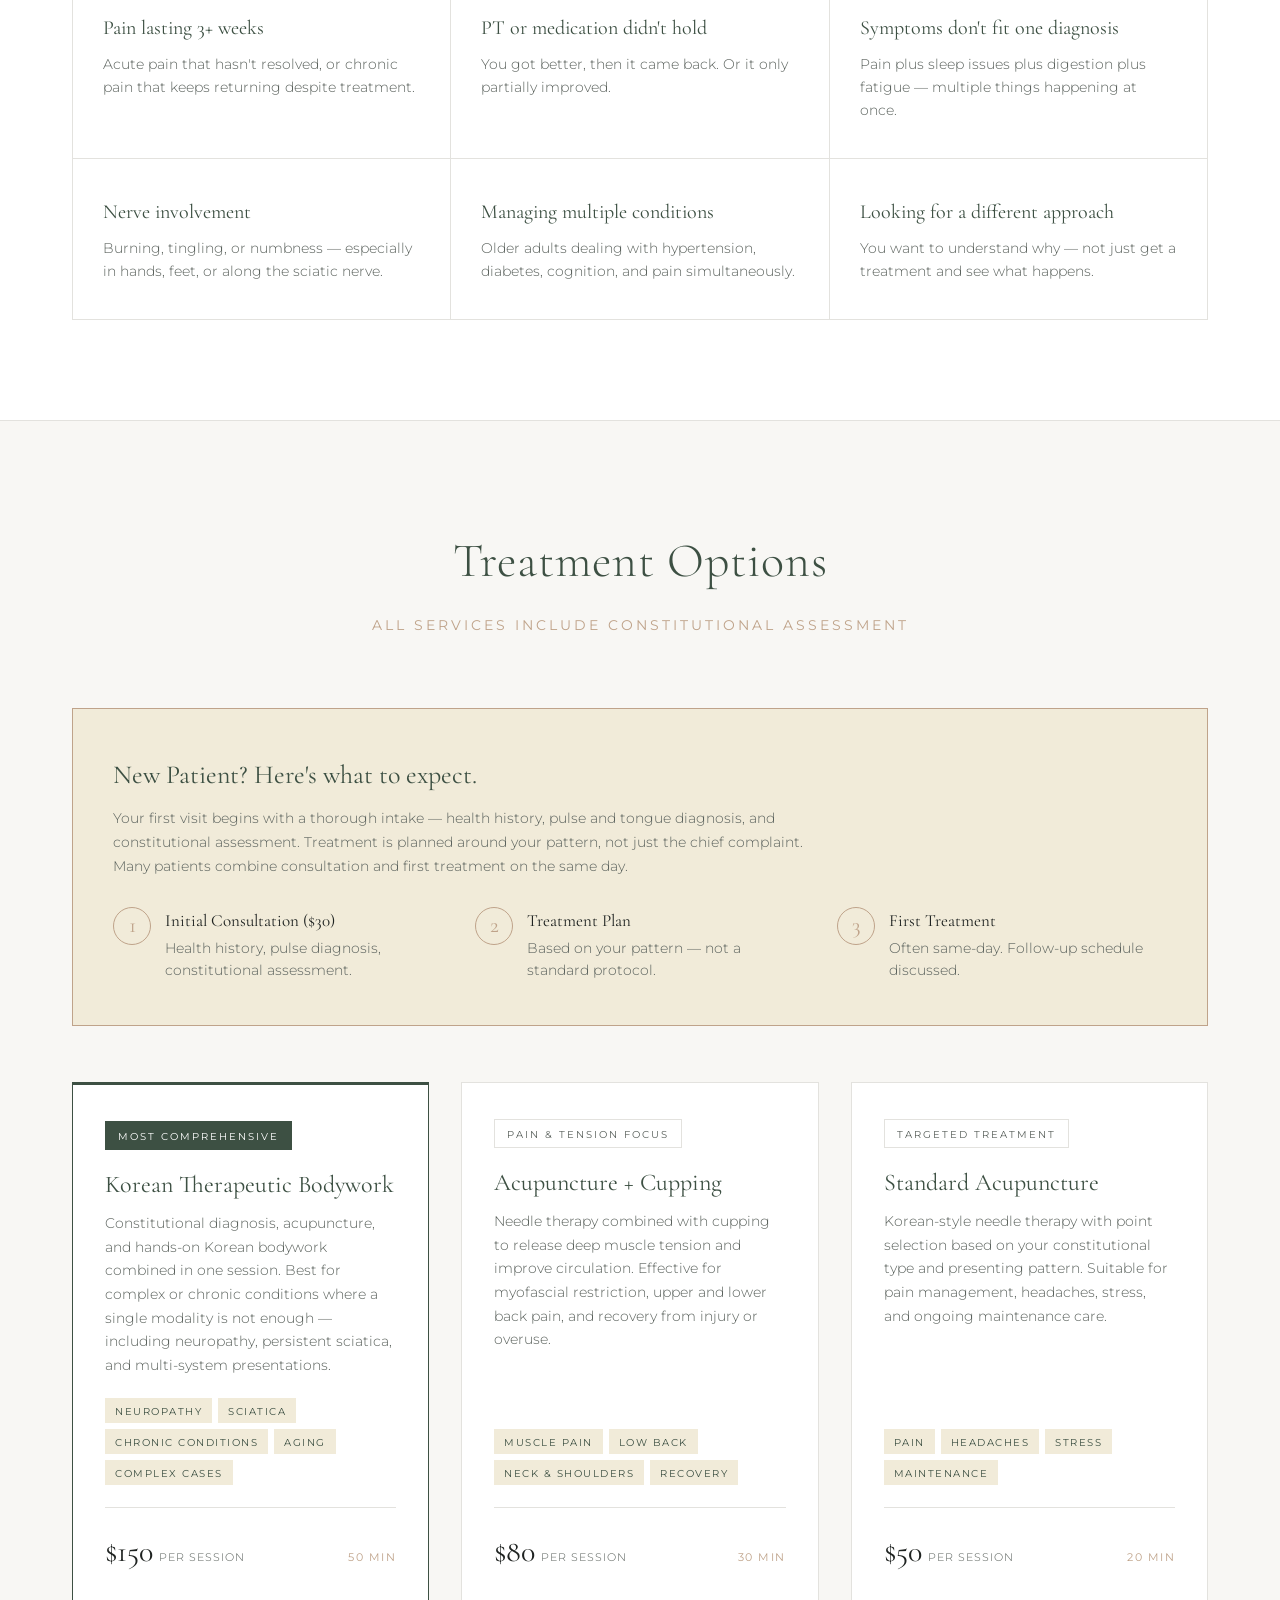
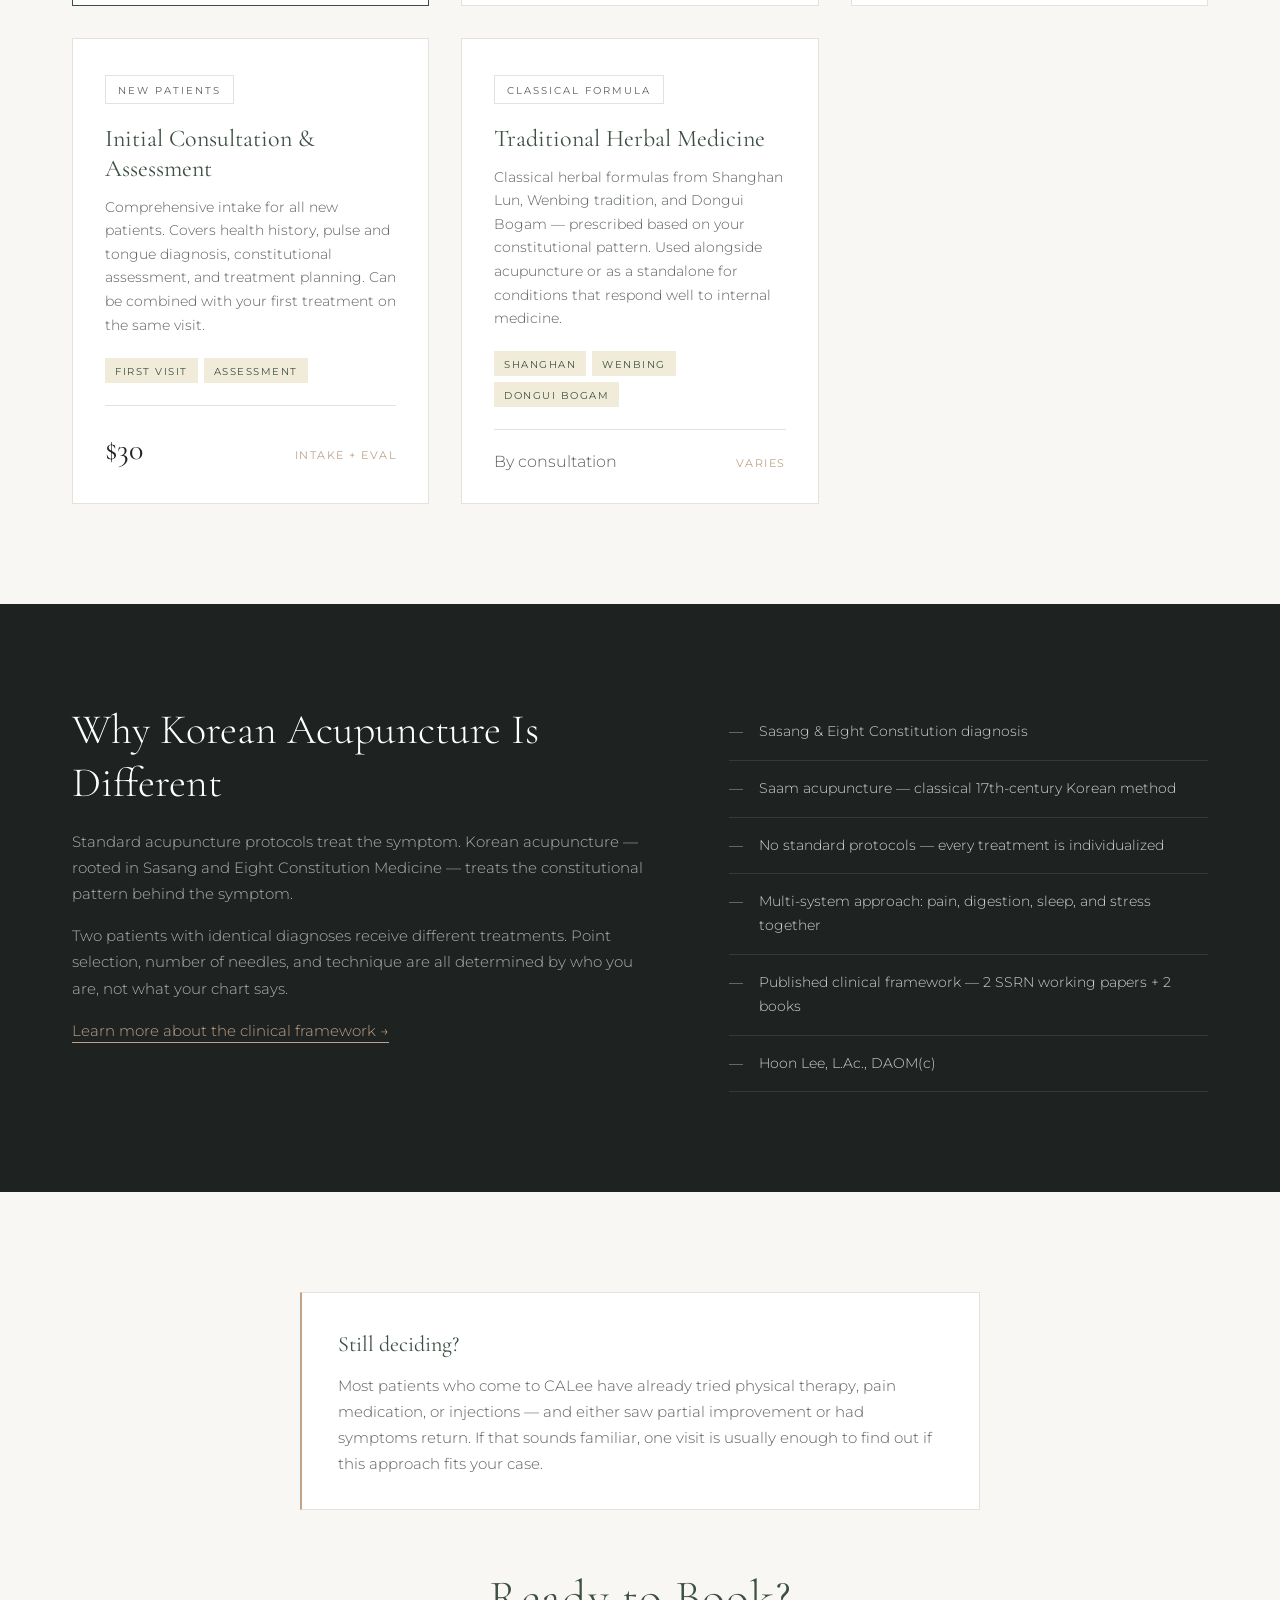
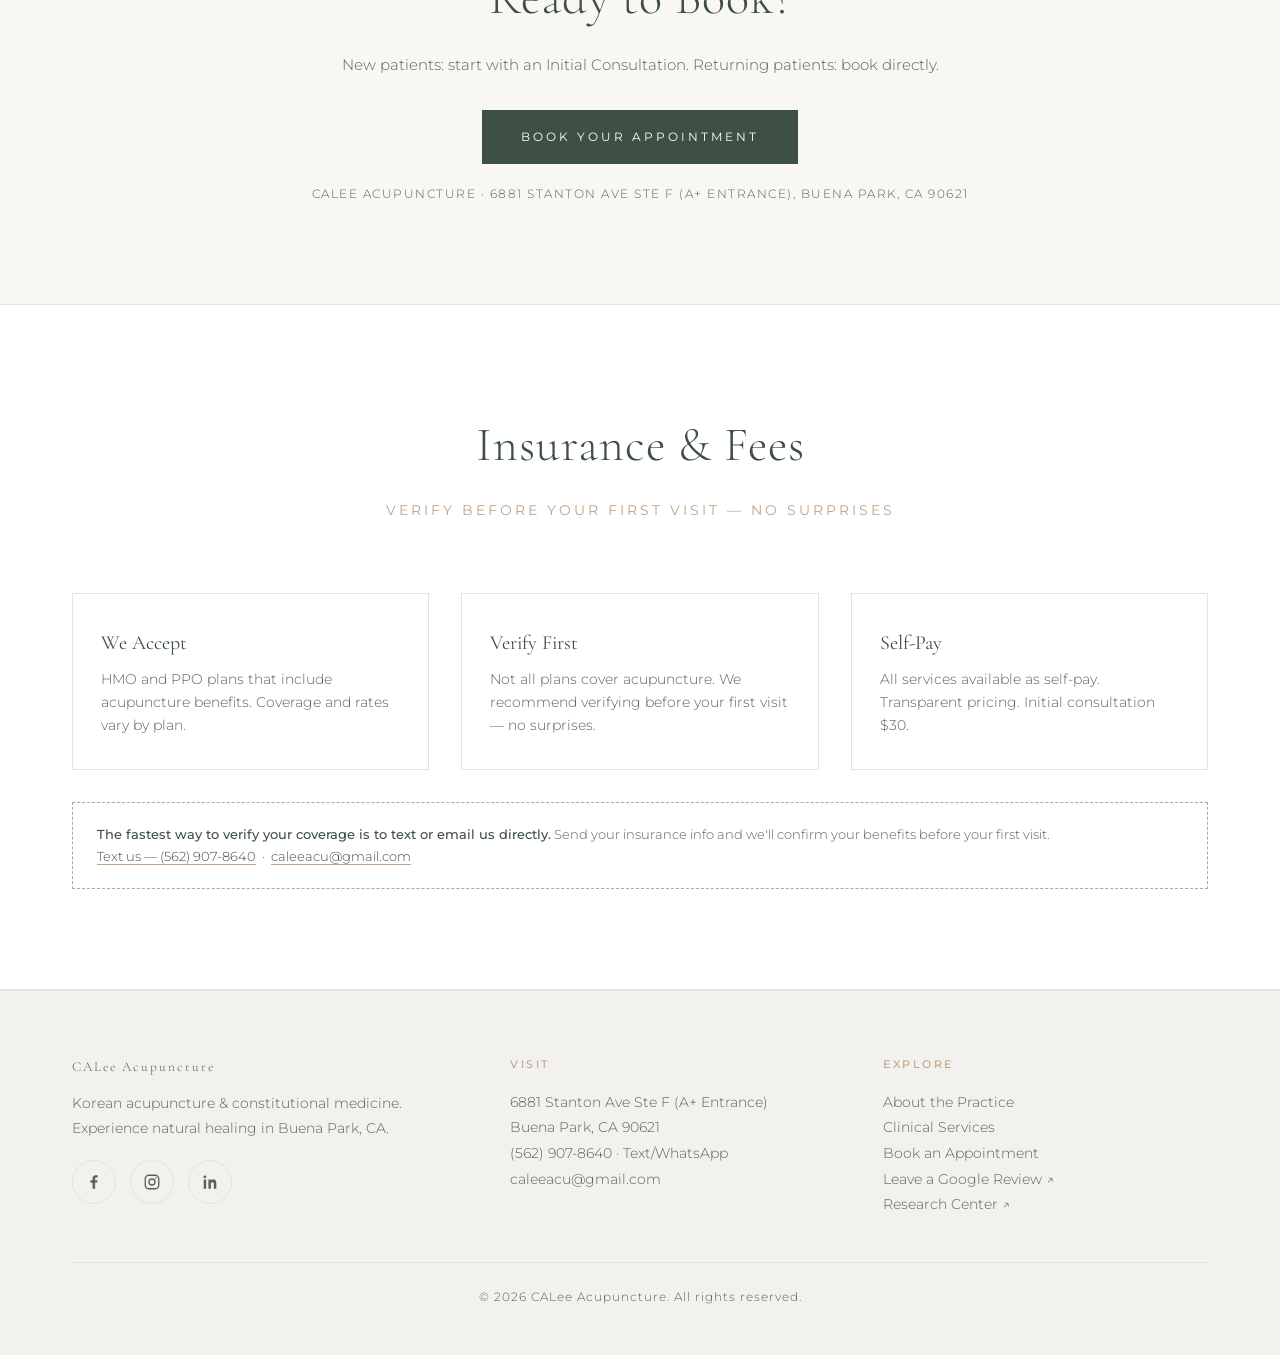
<file: services.html>
<!DOCTYPE html>
<html lang="en">
<head>
<meta charset="UTF-8"/>
<meta name="viewport" content="width=device-width, initial-scale=1.0"/>
<meta name="theme-color" content="#f8f7f4"/>
<!-- Google Analytics -->
<script async src="https://www.googletagmanager.com/gtag/js?id=G-40LK5S10Z3"></script>
<script>
  window.dataLayer = window.dataLayer || [];
  function gtag(){dataLayer.push(arguments);}
  gtag('js', new Date());
  gtag('config', 'G-40LK5S10Z3');
</script>

<title>Acupuncture for Sciatica, Neuropathy &amp; Chronic Pain | CALee Acupuncture — Buena Park, CA</title>
<meta name="description" content="Korean acupuncture in Buena Park, CA specializing in sciatica, peripheral neuropathy, and chronic pain. Individualized constitutional diagnosis. HMO &amp; PPO accepted. Book today."/>
<link rel="canonical" href="https://caleeacu.com/services.html"/>
<meta property="og:type" content="website"/>
<meta property="og:url" content="https://caleeacu.com/services.html"/>
<meta property="og:title" content="Acupuncture for Sciatica, Neuropathy &amp; Chronic Pain | CALee Acupuncture — Buena Park, CA"/>
<meta property="og:description" content="Korean acupuncture in Buena Park, CA specializing in sciatica, peripheral neuropathy, and chronic pain. Individualized constitutional diagnosis. HMO &amp; PPO accepted. Book today."/>
<meta property="og:image" content="https://caleeacu.com/assets/images/og-image.jpg"/>
<meta property="og:image:width" content="1200"/>
<meta property="og:image:height" content="630"/>
<meta name="twitter:card" content="summary_large_image"/>
<meta name="twitter:title" content="Acupuncture for Sciatica, Neuropathy &amp; Chronic Pain | CALee Acupuncture — Buena Park, CA"/>
<meta name="twitter:description" content="Korean acupuncture in Buena Park, CA specializing in sciatica, peripheral neuropathy, and chronic pain. Individualized constitutional diagnosis. HMO &amp; PPO accepted. Book today."/>
<meta name="twitter:image" content="https://caleeacu.com/assets/images/og-image.jpg"/>

<link rel="preconnect" href="https://fonts.googleapis.com"/>
<link rel="preconnect" href="https://fonts.gstatic.com" crossorigin/>
<link href="https://fonts.googleapis.com/css2?family=Cormorant+Garamond:ital,wght@0,300;0,400;0,600;1,400&family=Montserrat:wght@200;300;400;500&display=swap" rel="stylesheet"/>
<link rel="stylesheet" href="assets/clinic.css"/>
<link rel="icon" type="image/png" href="assets/images/favicon.png"/>
<link rel="apple-touch-icon" href="assets/images/apple-touch-icon.png"/>
</head>
<body>
<script src="assets/clinic.js"></script>

<main>
  <!-- HERO -->
  <section class="page-hero">
    <div class="container">
      <p class="kicker">CALee Acupuncture &middot; Buena Park, CA</p>
      <h1>Sciatica. Neuropathy.<br/>Chronic Pain.</h1>
      <p>Korean acupuncture rooted in constitutional diagnosis. Not a standard protocol — a treatment built around your specific pattern.</p>
      <div class="hero-trigger" style="background:var(--accent-soft);color:var(--muted);border-left:2px solid var(--accent);margin:32px auto 32px;">
        <strong style="color:var(--primary);">When conventional treatment isn't enough —</strong>
        Most patients arrive after physical therapy, medication, or injections provided only partial relief. If your pain persists, has lasted more than a few weeks, or keeps returning, a different diagnostic lens may be what's needed.
      </div>
      <a class="cta-solid" href="https://book.squareup.com/appointments/8aacqfmuj3vxuw/location/LHJ9XRWJX75B1/services" target="_blank" rel="noopener">Book Your Appointment</a>
      <p style="margin-top:16px;font-size:12px;letter-spacing:1.5px;text-transform:uppercase;color:var(--muted);font-weight:300;">
        HMO &amp; PPO accepted &middot; New patients welcome &middot; Initial consultation $30
      </p>
    </div>
  </section>

  <!-- CONDITIONS -->
  <section class="section" style="padding-bottom:60px;">
    <div class="container">
      <h2 class="section-title">Conditions We Commonly Treat</h2>
      <p class="section-subtitle">Tap any condition to see treatment options</p>
      <div class="condition-tags">
        <button class="condition-tag" onclick="document.getElementById('services').scrollIntoView({behavior:'smooth'})">Sciatica &amp; Low Back Pain</button>
        <button class="condition-tag" onclick="document.getElementById('services').scrollIntoView({behavior:'smooth'})">Peripheral Neuropathy</button>
        <button class="condition-tag" onclick="document.getElementById('services').scrollIntoView({behavior:'smooth'})">Chronic Pain</button>
        <button class="condition-tag" onclick="document.getElementById('services').scrollIntoView({behavior:'smooth'})">Neck &amp; Shoulder Tension</button>
        <button class="condition-tag" onclick="document.getElementById('services').scrollIntoView({behavior:'smooth'})">Knee &amp; Joint Pain</button>
        <button class="condition-tag" onclick="document.getElementById('services').scrollIntoView({behavior:'smooth'})">Headaches &amp; Migraines</button>
        <button class="condition-tag" onclick="document.getElementById('services').scrollIntoView({behavior:'smooth'})">Digestive Issues</button>
        <button class="condition-tag" onclick="document.getElementById('services').scrollIntoView({behavior:'smooth'})">Fatigue &amp; Sleep</button>
        <button class="condition-tag" onclick="document.getElementById('services').scrollIntoView({behavior:'smooth'})">Stress &amp; Anxiety</button>
        <button class="condition-tag" onclick="document.getElementById('services').scrollIntoView({behavior:'smooth'})">Aging &amp; Complex Cases</button>
      </div>
    </div>
  </section>

  <!-- GOOD FIT -->
  <section class="conditions-band">
    <div class="container" style="padding-top:100px;padding-bottom:100px;">
      <h2 class="section-title">You Might Be a Good Fit If&hellip;</h2>
      <p class="section-subtitle">Signs this approach may help</p>
      <div class="fit-grid">
        <div class="fit-cell">
          <h4>Pain lasting 3+ weeks</h4>
          <p>Acute pain that hasn't resolved, or chronic pain that keeps returning despite treatment.</p>
        </div>
        <div class="fit-cell">
          <h4>PT or medication didn't hold</h4>
          <p>You got better, then it came back. Or it only partially improved.</p>
        </div>
        <div class="fit-cell">
          <h4>Symptoms don't fit one diagnosis</h4>
          <p>Pain plus sleep issues plus digestion plus fatigue — multiple things happening at once.</p>
        </div>
        <div class="fit-cell">
          <h4>Nerve involvement</h4>
          <p>Burning, tingling, or numbness — especially in hands, feet, or along the sciatic nerve.</p>
        </div>
        <div class="fit-cell">
          <h4>Managing multiple conditions</h4>
          <p>Older adults dealing with hypertension, diabetes, cognition, and pain simultaneously.</p>
        </div>
        <div class="fit-cell">
          <h4>Looking for a different approach</h4>
          <p>You want to understand why — not just get a treatment and see what happens.</p>
        </div>
      </div>
    </div>
  </section>

  <!-- SERVICES & PRICING -->
  <section class="section" id="services">
    <div class="container">
      <h2 class="section-title">Treatment Options</h2>
      <p class="section-subtitle">All services include constitutional assessment</p>

      <div class="first-visit">
        <h3>New Patient? Here's what to expect.</h3>
        <p>Your first visit begins with a thorough intake — health history, pulse and tongue diagnosis, and constitutional assessment. Treatment is planned around your pattern, not just the chief complaint. Many patients combine consultation and first treatment on the same day.</p>
        <div class="fv-steps">
          <div class="fv-step">
            <div class="fv-num">1</div>
            <div class="fv-text"><strong>Initial Consultation ($30)</strong>Health history, pulse diagnosis, constitutional assessment.</div>
          </div>
          <div class="fv-step">
            <div class="fv-num">2</div>
            <div class="fv-text"><strong>Treatment Plan</strong>Based on your pattern — not a standard protocol.</div>
          </div>
          <div class="fv-step">
            <div class="fv-num">3</div>
            <div class="fv-text"><strong>First Treatment</strong>Often same-day. Follow-up schedule discussed.</div>
          </div>
        </div>
      </div>

      <div class="pricing-grid">
        <article class="price-card featured">
          <span class="badge-top">Most Comprehensive</span>
          <h3 class="svc-name">Korean Therapeutic Bodywork</h3>
          <p class="svc-desc">Constitutional diagnosis, acupuncture, and hands-on Korean bodywork combined in one session. Best for complex or chronic conditions where a single modality is not enough — including neuropathy, persistent sciatica, and multi-system presentations.</p>
          <div class="svc-conditions">
            <span class="svc-tag">Neuropathy</span><span class="svc-tag">Sciatica</span><span class="svc-tag">Chronic Conditions</span><span class="svc-tag">Aging</span><span class="svc-tag">Complex Cases</span>
          </div>
          <div class="svc-footer">
            <div class="svc-price">$150<small>per session</small></div>
            <div class="svc-duration">50 min</div>
          </div>
        </article>

        <article class="price-card">
          <span class="badge-top">Pain &amp; Tension Focus</span>
          <h3 class="svc-name">Acupuncture + Cupping</h3>
          <p class="svc-desc">Needle therapy combined with cupping to release deep muscle tension and improve circulation. Effective for myofascial restriction, upper and lower back pain, and recovery from injury or overuse.</p>
          <div class="svc-conditions">
            <span class="svc-tag">Muscle Pain</span><span class="svc-tag">Low Back</span><span class="svc-tag">Neck &amp; Shoulders</span><span class="svc-tag">Recovery</span>
          </div>
          <div class="svc-footer">
            <div class="svc-price">$80<small>per session</small></div>
            <div class="svc-duration">30 min</div>
          </div>
        </article>

        <article class="price-card">
          <span class="badge-top">Targeted Treatment</span>
          <h3 class="svc-name">Standard Acupuncture</h3>
          <p class="svc-desc">Korean-style needle therapy with point selection based on your constitutional type and presenting pattern. Suitable for pain management, headaches, stress, and ongoing maintenance care.</p>
          <div class="svc-conditions">
            <span class="svc-tag">Pain</span><span class="svc-tag">Headaches</span><span class="svc-tag">Stress</span><span class="svc-tag">Maintenance</span>
          </div>
          <div class="svc-footer">
            <div class="svc-price">$50<small>per session</small></div>
            <div class="svc-duration">20 min</div>
          </div>
        </article>

        <article class="price-card">
          <span class="badge-top">New Patients</span>
          <h3 class="svc-name">Initial Consultation &amp; Assessment</h3>
          <p class="svc-desc">Comprehensive intake for all new patients. Covers health history, pulse and tongue diagnosis, constitutional assessment, and treatment planning. Can be combined with your first treatment on the same visit.</p>
          <div class="svc-conditions">
            <span class="svc-tag">First Visit</span><span class="svc-tag">Assessment</span>
          </div>
          <div class="svc-footer">
            <div class="svc-price">$30</div>
            <div class="svc-duration">Intake + Eval</div>
          </div>
        </article>

        <article class="price-card">
          <span class="badge-top">Classical Formula</span>
          <h3 class="svc-name">Traditional Herbal Medicine</h3>
          <p class="svc-desc">Classical herbal formulas from Shanghan Lun, Wenbing tradition, and Dongui Bogam — prescribed based on your constitutional pattern. Used alongside acupuncture or as a standalone for conditions that respond well to internal medicine.</p>
          <div class="svc-conditions">
            <span class="svc-tag">Shanghan</span><span class="svc-tag">Wenbing</span><span class="svc-tag">Dongui Bogam</span>
          </div>
          <div class="svc-footer">
            <div class="svc-price by-consult">By consultation</div>
            <div class="svc-duration">Varies</div>
          </div>
        </article>
      </div>
    </div>
  </section>

  <!-- WHY DIFFERENT -->
  <section class="why-strip">
    <div class="container">
      <div>
        <h2>Why Korean Acupuncture Is Different</h2>
        <p>Standard acupuncture protocols treat the symptom. Korean acupuncture — rooted in Sasang and Eight Constitution Medicine — treats the constitutional pattern behind the symptom.</p>
        <p>Two patients with identical diagnoses receive different treatments. Point selection, number of needles, and technique are all determined by who you are, not what your chart says.</p>
        <p><a href="https://research.caleeacu.com" target="_blank" rel="noopener">Learn more about the clinical framework &rarr;</a></p>
      </div>
      <div class="why-points">
        <div class="why-point">Sasang &amp; Eight Constitution diagnosis</div>
        <div class="why-point">Saam acupuncture — classical 17th-century Korean method</div>
        <div class="why-point">No standard protocols — every treatment is individualized</div>
        <div class="why-point">Multi-system approach: pain, digestion, sleep, and stress together</div>
        <div class="why-point">Published clinical framework — 2 SSRN working papers + 2 books</div>
        <div class="why-point">Hoon Lee, L.Ac., DAOM(c)</div>
      </div>
    </div>
  </section>

  <!-- DECISION ANCHOR + CTA -->
  <section class="section" style="text-align:center;">
    <div class="container">
      <div class="decision-anchor">
        <strong>Still deciding?</strong>
        Most patients who come to CALee have already tried physical therapy, pain medication, or injections — and either saw partial improvement or had symptoms return. If that sounds familiar, one visit is usually enough to find out if this approach fits your case.
      </div>
      <h2 class="section-title">Ready to Book?</h2>
      <p style="color:var(--muted);font-weight:300;font-size:15px;margin-bottom:32px;">New patients: start with an Initial Consultation. Returning patients: book directly.</p>
      <a class="cta-solid" href="https://book.squareup.com/appointments/8aacqfmuj3vxuw/location/LHJ9XRWJX75B1/services" target="_blank" rel="noopener">Book Your Appointment</a>
      <p style="margin-top:20px;font-size:12px;letter-spacing:1.5px;text-transform:uppercase;color:var(--muted);font-weight:300;">
        CALee Acupuncture &middot; 6881 Stanton Ave Ste F (A+ Entrance), Buena Park, CA 90621
      </p>
    </div>
  </section>

  <!-- INSURANCE & FEES -->
  <section class="conditions-band">
    <div class="container" style="padding-top:100px;padding-bottom:100px;">
      <h2 class="section-title">Insurance &amp; Fees</h2>
      <p class="section-subtitle">Verify before your first visit — no surprises</p>
      <div class="ins-grid">
        <div class="ins-card">
          <h4>We Accept</h4>
          <p>HMO and PPO plans that include acupuncture benefits. Coverage and rates vary by plan.</p>
        </div>
        <div class="ins-card">
          <h4>Verify First</h4>
          <p>Not all plans cover acupuncture. We recommend verifying before your first visit — no surprises.</p>
        </div>
        <div class="ins-card">
          <h4>Self-Pay</h4>
          <p>All services available as self-pay. Transparent pricing. Initial consultation $30.</p>
        </div>
      </div>
      <div class="ins-note">
        <strong>The fastest way to verify your coverage is to text or email us directly.</strong>
        Send your insurance info and we'll confirm your benefits before your first visit.<br/>
        <a href="sms:+15629078640" style="border-bottom:1px solid var(--accent);">Text us — (562) 907-8640</a> &nbsp;&middot;&nbsp;
        <a href="mailto:caleeacu@gmail.com" style="border-bottom:1px solid var(--accent);">caleeacu@gmail.com</a>
      </div>
    </div>
  </section>
</main>
</body>
</html>
</file>
<file: assets/clinic.css>
/* ══════════════════════════════════════════════════════════
   CALee Acupuncture — clinic.css
   caleeacu.com · GitHub Pages ready
   Design system: Forest Sage + Bronze (from premium draft B)
   ══════════════════════════════════════════════════════════ */

:root{
  --bg:#f8f7f4;            /* oatmeal off-white */
  --ink:#1e2220;           /* deep charcoal green-black */
  --muted:#5a615c;         /* soft stone gray */
  --primary:#3d5043;       /* forest sage green */
  --primary-deep:#2b3930;
  --accent:#bfa38a;        /* muted bronze */
  --accent-soft:#f1ebd9;
  --border:#e3e2de;
  --panel:#ffffff;
  --serif:'Cormorant Garamond',Georgia,serif;
  --sans:'Montserrat',system-ui,sans-serif;
  --nav-h:90px;
  --max:1200px;
}

*,*::before,*::after{box-sizing:border-box;margin:0;padding:0;}
html{scroll-behavior:smooth;}
body{
  font-family:var(--sans);background:var(--bg);color:var(--ink);
  line-height:1.7;-webkit-font-smoothing:antialiased;
}
img{max-width:100%;display:block;}
a{color:var(--primary);text-decoration:none;}
:focus-visible{outline:2px solid var(--accent);outline-offset:3px;}
.container{max-width:var(--max);margin:0 auto;padding:0 32px;}

/* ── HEADER ──────────────────────────────────────────────── */
.site-header{
  position:fixed;top:0;left:0;right:0;z-index:1000;
  background:rgba(248,247,244,.92);backdrop-filter:blur(12px);
  -webkit-backdrop-filter:blur(12px);
  border-bottom:1px solid var(--border);
}
.nav-wrapper{display:flex;justify-content:space-between;align-items:center;height:var(--nav-h);}
.brand{display:flex;align-items:center;gap:12px;}
.brand img{height:52px;width:auto;}
.brand-text{font-family:var(--serif);font-size:22px;letter-spacing:2px;color:var(--primary);line-height:1.1;}
.brand-text span{
  display:block;font-family:var(--sans);font-weight:300;font-size:10px;
  letter-spacing:4px;color:var(--accent);text-transform:uppercase;margin-top:2px;
}
.site-nav{display:flex;align-items:center;gap:40px;}
.site-nav a{
  font-size:13px;font-weight:400;text-transform:uppercase;letter-spacing:2px;
  color:var(--ink);position:relative;padding-bottom:4px;transition:color .3s;
}
.site-nav a::after{
  content:'';position:absolute;bottom:0;left:0;width:0;height:1px;
  background:var(--accent);transition:width .3s;
}
.site-nav a:hover,.site-nav a.active{color:var(--primary);}
.site-nav a:hover::after,.site-nav a.active::after{width:100%;}
.nav-research{
  font-size:11px!important;border:1px solid var(--border);padding:8px 14px 6px;
  color:var(--muted)!important;
}
.nav-research::after{display:none;}
.nav-research:hover{border-color:var(--accent);color:var(--primary)!important;}
.nav-toggle{
  display:none;background:none;border:none;color:var(--primary);
  font-size:26px;line-height:1;padding:6px;cursor:pointer;
}
main{margin-top:var(--nav-h);}

/* ── PAGE HERO (interior pages) ──────────────────────────── */
.page-hero{padding:90px 0 70px;text-align:center;border-bottom:1px solid var(--border);}
.page-hero .kicker{
  font-size:12px;text-transform:uppercase;letter-spacing:3px;
  color:var(--accent);margin-bottom:16px;font-weight:400;
}
.page-hero h1{
  font-family:var(--serif);font-size:clamp(38px,5vw,56px);
  font-weight:300;color:var(--primary);letter-spacing:1px;line-height:1.15;
}
.page-hero p{max-width:620px;margin:20px auto 0;color:var(--muted);font-weight:300;font-size:15px;}

/* ── SECTIONS ────────────────────────────────────────────── */
.section{padding:100px 0;}
.section-title{
  font-family:var(--serif);font-size:clamp(34px,4vw,48px);font-weight:300;
  color:var(--primary);margin-bottom:12px;text-align:center;letter-spacing:1px;
}
.section-subtitle{
  font-size:14px;text-transform:uppercase;letter-spacing:3px;
  color:var(--accent);text-align:center;margin-bottom:70px;font-weight:400;
}

/* ── HOME HERO ───────────────────────────────────────────── */
.hero-banner{
  position:relative;min-height:calc(100vh - var(--nav-h));
  display:flex;align-items:center;justify-content:center;text-align:center;
  color:#fff;background-size:cover;background-position:center;
  background-image:linear-gradient(rgba(30,34,32,.52),rgba(30,34,32,.32)),
    url('images/hero-still-life.jpg');
}
.hero-content{max-width:850px;padding:100px 24px;}
.hero-content h1{
  font-family:var(--serif);font-size:clamp(44px,6.5vw,68px);font-weight:300;
  line-height:1.15;margin-bottom:24px;letter-spacing:1px;
}
.hero-content h1 em{font-style:italic;font-weight:400;color:var(--accent-soft);}
.hero-content .hero-line{
  font-size:15px;letter-spacing:2.5px;font-weight:300;text-transform:uppercase;
  margin-bottom:44px;color:#e3e2de;
}
.hero-badges{
  display:flex;gap:14px;justify-content:center;flex-wrap:wrap;margin-top:36px;
}
.hero-badges span{
  font-size:11px;letter-spacing:2px;text-transform:uppercase;
  border:1px solid rgba(255,255,255,.35);padding:8px 16px 6px;color:#f1ebd9;
}

/* ── BUTTONS ─────────────────────────────────────────────── */
.cta-button{
  display:inline-block;padding:18px 42px;background:transparent;color:#fff;
  border:1px solid rgba(255,255,255,.85);text-transform:uppercase;
  font-size:12px;letter-spacing:3px;transition:all .4s;cursor:pointer;
}
.cta-button:hover{background:#fff;color:var(--ink);border-color:#fff;}
.cta-solid{
  display:inline-block;padding:16px 38px;background:var(--primary);color:#fff;
  border:1px solid var(--primary);text-transform:uppercase;
  font-size:12px;letter-spacing:3px;transition:background .3s;cursor:pointer;
}
.cta-solid:hover{background:var(--primary-deep);}
.cta-ghost{
  display:inline-block;padding:16px 38px;background:transparent;color:var(--primary);
  border:1px solid var(--primary);text-transform:uppercase;
  font-size:12px;letter-spacing:3px;transition:all .3s;cursor:pointer;
}
.cta-ghost:hover{background:var(--primary);color:#fff;}

/* ── ABOUT / PHILOSOPHY SPLIT ────────────────────────────── */
.about-layout{
  display:grid;grid-template-columns:1.1fr .9fr;gap:80px;align-items:center;
}
.about-img-frame{position:relative;padding-right:30px;padding-bottom:30px;}
.about-img-frame::after{
  content:'';position:absolute;right:0;bottom:0;width:80%;height:80%;
  border:1px solid var(--accent);z-index:1;
}
.about-img-frame img{
  width:100%;aspect-ratio:4/5;object-fit:cover;position:relative;z-index:2;
  filter:grayscale(12%);
}
.about-text h3{
  font-family:var(--serif);font-size:clamp(28px,3vw,36px);font-weight:300;
  color:var(--primary);margin-bottom:24px;line-height:1.3;
}
.about-text p{color:var(--muted);font-size:15px;margin-bottom:24px;font-weight:300;line-height:1.8;}
.about-quote{
  font-family:var(--serif);font-style:italic;font-size:20px;color:var(--accent);
  border-left:2px solid var(--accent);padding-left:20px;margin:32px 0;line-height:1.6;
}

/* ── CREDENTIAL LIST (About page) ────────────────────────── */
.cred-list{list-style:none;margin:8px 0 24px;}
.cred-list li{
  position:relative;padding:10px 0 10px 26px;color:var(--muted);
  font-size:14px;font-weight:300;border-bottom:1px solid var(--border);
}
.cred-list li::before{
  content:'—';position:absolute;left:0;color:var(--accent);
}

/* ── SERVICE CARDS ───────────────────────────────────────── */
.service-grid{display:grid;grid-template-columns:repeat(3,1fr);gap:40px;}
.service-card{
  background:var(--panel);border:1px solid var(--border);
  overflow:hidden;transition:transform .4s ease,box-shadow .4s ease;
  display:flex;flex-direction:column;
}
.service-card:hover{transform:translateY(-8px);box-shadow:0 20px 40px rgba(61,80,67,.08);}
.service-img-wrapper{width:100%;height:280px;overflow:hidden;}
.service-img-wrapper img{
  width:100%;height:100%;object-fit:cover;transition:transform .6s ease;
}
.service-card:hover .service-img-wrapper img{transform:scale(1.05);}
.service-info{padding:40px 32px;flex:1;display:flex;flex-direction:column;}
.service-info h3{
  font-family:var(--serif);font-size:24px;font-weight:400;
  color:var(--primary);margin-bottom:16px;
}
.service-info p{font-size:14px;color:var(--muted);font-weight:300;line-height:1.7;flex:1;}
.service-info .tag-row{margin-top:22px;display:flex;flex-wrap:wrap;gap:8px;}
.service-info .tag{
  font-size:10px;letter-spacing:1.5px;text-transform:uppercase;
  color:var(--primary);background:var(--accent-soft);padding:6px 12px 4px;
}

/* ── CONDITIONS BAND ─────────────────────────────────────── */
.conditions-band{background:var(--panel);border-top:1px solid var(--border);border-bottom:1px solid var(--border);}
.conditions-grid{display:grid;grid-template-columns:repeat(3,1fr);gap:1px;background:var(--border);}
.condition-cell{background:var(--panel);padding:44px 36px;}
.condition-cell h4{
  font-family:var(--serif);font-size:21px;font-weight:400;color:var(--primary);margin-bottom:10px;
}
.condition-cell p{font-size:13.5px;color:var(--muted);font-weight:300;}

/* ── INSURANCE STRIP ─────────────────────────────────────── */
.insurance-strip{background:var(--primary);color:#fff;padding:56px 0;text-align:center;}
.insurance-strip h3{
  font-family:var(--serif);font-size:28px;font-weight:300;margin-bottom:10px;letter-spacing:.5px;
}
.insurance-strip p{color:rgba(255,255,255,.75);font-weight:300;font-size:14px;max-width:640px;margin:0 auto 28px;}

/* ── RESEARCH STRIP (cross-link) ─────────────────────────── */
.research-strip{background:var(--ink);color:#fff;padding:64px 0;}
.research-strip .container{
  display:flex;flex-wrap:wrap;gap:28px;align-items:center;justify-content:space-between;
}
.research-strip .kicker{
  font-size:11px;letter-spacing:3px;text-transform:uppercase;color:var(--accent);margin-bottom:12px;
}
.research-strip h3{
  font-family:var(--serif);font-size:clamp(24px,3vw,32px);font-weight:300;line-height:1.3;max-width:560px;
}
.research-strip p{color:rgba(255,255,255,.6);font-weight:300;font-size:14px;max-width:560px;margin-top:12px;}
.research-strip a.cta-button{border-color:rgba(255,255,255,.5);}

/* ── CONTACT ─────────────────────────────────────────────── */
.contact-layout{display:grid;grid-template-columns:.9fr 1.1fr;gap:80px;}
.contact-details h3{
  font-family:var(--serif);font-size:32px;font-weight:300;color:var(--primary);margin-bottom:36px;
}
.contact-item{margin-bottom:36px;}
.contact-item label{
  display:block;font-size:11px;text-transform:uppercase;letter-spacing:2px;
  color:var(--accent);margin-bottom:8px;font-weight:500;
}
.contact-item p{font-size:15px;color:var(--ink);font-weight:300;}
.contact-item a{color:var(--primary);border-bottom:1px solid var(--accent);}
.contact-form-panel{background:var(--panel);border:1px solid var(--border);padding:48px;}
.form-row{display:grid;grid-template-columns:1fr 1fr;gap:24px;}
.form-group{display:flex;flex-direction:column;gap:8px;margin-bottom:24px;}
.form-group label{
  font-size:12px;text-transform:uppercase;letter-spacing:1px;color:var(--muted);font-weight:400;
}
.form-group input,.form-group textarea{
  padding:14px;border:1px solid var(--border);background:#fafaf9;
  font-family:var(--sans);font-size:14px;color:var(--ink);outline:none;transition:all .3s;
}
.form-group input:focus,.form-group textarea:focus{border-color:var(--accent);background:#fff;}
.submit-btn{
  width:100%;padding:18px;background:var(--primary);color:#fff;border:none;
  text-transform:uppercase;font-size:12px;letter-spacing:2px;
  transition:background-color .3s;cursor:pointer;font-family:var(--sans);
}
.submit-btn:hover{background:var(--primary-deep);}
.map-frame{margin-top:56px;border:1px solid var(--border);}
.map-frame iframe{display:block;width:100%;height:380px;border:0;}

/* ── FOOTER ──────────────────────────────────────────────── */
.site-footer{border-top:1px solid var(--border);background:#f2f1ed;padding:64px 0 48px;}
.footer-grid{display:grid;grid-template-columns:1.2fr 1fr 1fr;gap:48px;margin-bottom:44px;}
.footer-grid h4{
  font-size:11px;text-transform:uppercase;letter-spacing:2.5px;
  color:var(--accent);margin-bottom:16px;font-weight:500;
}
.footer-grid p,.footer-grid a{
  display:block;font-size:13.5px;color:var(--muted);font-weight:300;line-height:1.9;
}
.footer-grid a:hover{color:var(--primary);}
.footer-brand{font-family:var(--serif);font-size:20px;letter-spacing:2px;color:var(--primary);margin-bottom:10px;}
.footer-bottom{
  border-top:1px solid var(--border);padding-top:24px;text-align:center;
  font-size:12px;letter-spacing:1px;color:var(--muted);font-weight:300;
}

/* ── RESPONSIVE ──────────────────────────────────────────── */
@media(max-width:992px){
  .service-grid{grid-template-columns:1fr;gap:32px;}
  .about-layout,.contact-layout{grid-template-columns:1fr;gap:50px;}
  .conditions-grid{grid-template-columns:1fr;}
  .footer-grid{grid-template-columns:1fr;gap:32px;}
}
@media(max-width:860px){
  :root{--nav-h:76px;}
  .nav-toggle{display:block;}
  .site-nav{
    display:none;position:absolute;top:var(--nav-h);left:0;right:0;
    flex-direction:column;align-items:flex-start;gap:0;
    background:var(--bg);border-bottom:1px solid var(--border);padding:12px 32px 20px;
  }
  .site-nav.open{display:flex;}
  .site-nav a{width:100%;padding:13px 0;}
  .nav-research{margin-top:8px;}
  .brand img{height:42px;}
  .brand-text{font-size:18px;}
  .section{padding:72px 0;}
  .contact-form-panel{padding:32px 24px;}
  .form-row{grid-template-columns:1fr;gap:0;}
}
@media(prefers-reduced-motion:reduce){
  *{transition:none!important;animation:none!important;}
  html{scroll-behavior:auto;}
}

/* ══ v2 additions — real content components ══════════════════ */

/* ── HERO trigger box ── */
.hero-trigger{
  max-width:640px;margin:0 auto 40px;text-align:left;
  font-size:14.5px;font-weight:300;line-height:1.75;color:#e9e7e1;
  padding:18px 22px;border-left:2px solid var(--accent);
  background:rgba(30,34,32,.45);
}
.hero-trigger strong{display:block;font-family:var(--serif);font-weight:400;font-size:19px;color:var(--accent-soft);margin-bottom:6px;letter-spacing:.5px;}

/* ── CONDITION TAGS ── */
.condition-tags{display:flex;flex-wrap:wrap;gap:10px;justify-content:center;}
.condition-tag{
  font-family:var(--sans);font-size:12px;font-weight:400;
  letter-spacing:1.5px;text-transform:uppercase;
  padding:10px 20px 8px;border:1px solid var(--border);
  background:var(--panel);color:var(--muted);cursor:pointer;
  transition:all .3s;
}
.condition-tag:hover{border-color:var(--accent);color:var(--primary);background:var(--accent-soft);}

/* ── GOOD FIT GRID ── */
.fit-grid{display:grid;grid-template-columns:repeat(3,1fr);gap:1px;background:var(--border);border:1px solid var(--border);}
.fit-cell{background:var(--panel);padding:36px 30px;}
.fit-cell h4{font-family:var(--serif);font-size:20px;font-weight:400;color:var(--primary);margin-bottom:8px;}
.fit-cell p{font-size:13.5px;color:var(--muted);font-weight:300;line-height:1.7;}

/* ── FIRST VISIT ── */
.first-visit{
  border:1px solid var(--accent);background:var(--accent-soft);
  padding:44px 40px;margin-bottom:56px;
}
.first-visit h3{font-family:var(--serif);font-size:26px;font-weight:400;color:var(--primary);margin-bottom:10px;}
.first-visit>p{font-size:14px;color:var(--muted);font-weight:300;max-width:720px;margin-bottom:28px;}
.fv-steps{display:grid;grid-template-columns:repeat(3,1fr);gap:32px;}
.fv-step{display:flex;gap:14px;align-items:flex-start;}
.fv-num{
  font-family:var(--serif);font-size:22px;color:var(--accent);
  border:1px solid var(--accent);border-radius:50%;
  width:38px;height:38px;display:flex;align-items:center;justify-content:center;
  flex-shrink:0;
}
.fv-text{font-size:13.5px;color:var(--muted);font-weight:300;line-height:1.6;}
.fv-text strong{display:block;font-family:var(--serif);font-weight:400;font-size:17px;color:var(--ink);margin-bottom:4px;}

/* ── PRICING CARDS ── */
.pricing-grid{display:grid;grid-template-columns:repeat(3,1fr);gap:32px;}
.price-card{
  background:var(--panel);border:1px solid var(--border);
  padding:36px 32px 28px;display:flex;flex-direction:column;
  transition:transform .4s ease,box-shadow .4s ease;
}
.price-card:hover{transform:translateY(-6px);box-shadow:0 20px 40px rgba(61,80,67,.08);}
.price-card.featured{border-color:var(--primary);border-top:3px solid var(--primary);}
.badge-top{
  align-self:flex-start;font-size:10px;letter-spacing:2px;text-transform:uppercase;
  padding:6px 12px 4px;border:1px solid var(--border);color:var(--muted);
  margin-bottom:20px;
}
.price-card.featured .badge-top{background:var(--primary);border-color:var(--primary);color:#fff;}
.svc-name{font-family:var(--serif);font-size:24px;font-weight:400;color:var(--primary);line-height:1.25;margin-bottom:12px;}
.svc-desc{font-size:13.5px;color:var(--muted);font-weight:300;line-height:1.75;flex:1;margin-bottom:20px;}
.svc-conditions{display:flex;flex-wrap:wrap;gap:6px;margin-bottom:22px;}
.svc-tag{font-size:10px;letter-spacing:1.5px;text-transform:uppercase;color:var(--primary);background:var(--accent-soft);padding:5px 10px 3px;}
.svc-footer{
  display:flex;align-items:baseline;justify-content:space-between;
  padding-top:18px;border-top:1px solid var(--border);margin-top:auto;
}
.svc-price{font-family:var(--serif);font-size:30px;font-weight:400;color:var(--ink);}
.svc-price small{font-family:var(--sans);font-size:11px;font-weight:300;color:var(--muted);letter-spacing:1px;text-transform:uppercase;margin-left:6px;}
.svc-price.by-consult{font-size:16px;font-family:var(--sans);font-weight:300;color:var(--muted);}
.svc-duration{font-size:11px;letter-spacing:1.5px;text-transform:uppercase;color:var(--accent);}

/* ── WHY DIFFERENT (dark) ── */
.why-strip{background:var(--ink);color:#fff;padding:100px 0;}
.why-strip .container{display:grid;grid-template-columns:1.1fr .9fr;gap:72px;align-items:start;}
.why-strip h2{font-family:var(--serif);font-size:clamp(30px,3.5vw,42px);font-weight:300;line-height:1.25;margin-bottom:20px;}
.why-strip p{color:rgba(255,255,255,.65);font-weight:300;font-size:14.5px;line-height:1.8;margin-bottom:16px;}
.why-strip a{color:var(--accent);border-bottom:1px solid var(--accent);padding-bottom:2px;}
.why-points{display:flex;flex-direction:column;}
.why-point{
  display:flex;gap:16px;align-items:baseline;
  padding:16px 0;border-bottom:1px solid rgba(255,255,255,.1);
  font-size:14px;font-weight:300;color:rgba(255,255,255,.8);
}
.why-point::before{content:'—';color:var(--accent);flex-shrink:0;}

/* ── DECISION ANCHOR ── */
.decision-anchor{
  max-width:680px;margin:0 auto 48px;text-align:left;
  padding:32px 36px;background:var(--panel);border:1px solid var(--border);
  border-left:2px solid var(--accent);
  font-size:14.5px;font-weight:300;color:var(--muted);line-height:1.8;
}
.decision-anchor strong{
  display:block;font-family:var(--serif);font-weight:400;font-size:22px;
  color:var(--primary);margin-bottom:8px;
}

/* ── CONTACT ACTIONS ── */
.contact-actions{display:flex;flex-direction:column;gap:14px;}
.ca{
  display:flex;align-items:center;gap:18px;
  padding:22px 26px;border:1px solid var(--border);background:var(--panel);
  transition:all .3s;
}
.ca:hover{border-color:var(--accent);transform:translateY(-2px);box-shadow:0 12px 28px rgba(61,80,67,.07);}
.ca.primary{border-color:var(--primary);border-left:3px solid var(--primary);}
.ca-icon{font-size:22px;flex-shrink:0;}
.ca-label{display:block;font-family:var(--serif);font-size:19px;font-weight:400;color:var(--ink);line-height:1.3;}
.ca.primary .ca-label{color:var(--primary);}
.ca-sub{display:block;font-size:11px;letter-spacing:1.5px;text-transform:uppercase;color:var(--muted);font-weight:300;margin-top:3px;}
.ins-note{
  margin-top:6px;padding:20px 24px;border:1px dashed var(--accent);
  font-size:13px;font-weight:300;color:var(--muted);line-height:1.75;
}
.ins-note strong{color:var(--primary);font-weight:500;}

/* ── INSURANCE 3-CARD ── */
.ins-grid{display:grid;grid-template-columns:repeat(3,1fr);gap:32px;margin-bottom:32px;}
.ins-card{background:var(--panel);border:1px solid var(--border);padding:32px 28px;}
.ins-card h4{font-family:var(--serif);font-size:20px;font-weight:400;color:var(--primary);margin-bottom:8px;}
.ins-card p{font-size:13.5px;color:var(--muted);font-weight:300;line-height:1.7;}

/* ── DIRECTIONS (지도 iframe 대체) ── */
.directions-panel{
  background:var(--panel);border:1px solid var(--border);
  padding:44px 40px;margin-top:56px;
  display:flex;flex-wrap:wrap;gap:36px;align-items:center;justify-content:space-between;
}
.directions-panel h3{font-family:var(--serif);font-size:26px;font-weight:300;color:var(--primary);margin-bottom:8px;}
.directions-panel p{font-size:14px;font-weight:300;color:var(--muted);line-height:1.8;}
.directions-panel .entrance{color:var(--accent);}

/* responsive for v2 */
@media(max-width:992px){
  .pricing-grid,.ins-grid{grid-template-columns:1fr;gap:24px;}
  .fit-grid{grid-template-columns:1fr;}
  .fv-steps{grid-template-columns:1fr;gap:20px;}
  .why-strip .container{grid-template-columns:1fr;gap:44px;}
  .first-visit{padding:32px 24px;}
}

/* ── v3: compact portrait & contact image ── */
.about-img-frame.compact{max-width:340px;margin:0 auto;}
@media(min-width:993px){
  .about-layout.portrait-row{grid-template-columns:340px 1fr;align-items:start;}
}
.contact-photo{position:relative;margin-top:40px;padding-left:26px;padding-bottom:26px;}
.contact-photo::before{
  content:'';position:absolute;left:0;bottom:0;width:80%;height:80%;
  border:1px solid var(--accent);
}
.contact-photo img{
  width:100%;aspect-ratio:1/1;object-fit:cover;position:relative;filter:grayscale(10%);
}

/* ── v4: smaller portrait, team grid, contact hero bg ── */
.about-img-frame.compact{max-width:480px;}
@media(min-width:993px){
  .about-layout.portrait-row{grid-template-columns:500px 1fr;}
}
.about-img-frame.compact img{aspect-ratio:1/1;}

/* TEAM */
.team-grid{display:grid;grid-template-columns:repeat(2,1fr);gap:48px;max-width:820px;margin:0 auto;}
.team-card{text-align:center;}
.team-card .team-photo{
  position:relative;max-width:250px;margin:0 auto 26px;
  padding-right:18px;padding-bottom:18px;
}
.team-card .team-photo::after{
  content:'';position:absolute;right:0;bottom:0;width:82%;height:82%;
  border:1px solid var(--accent);z-index:1;
}
.team-card .team-photo img{
  width:100%;aspect-ratio:4/5;object-fit:cover;object-position:top;
  position:relative;z-index:2;filter:grayscale(12%);
}
.team-card h3{font-family:var(--serif);font-size:26px;font-weight:400;color:var(--primary);margin-bottom:14px;}
.team-card ul{list-style:none;padding:0;}
.team-card li{
  font-size:13.5px;color:var(--muted);font-weight:300;padding:7px 0;
  border-bottom:1px solid var(--border);
}
.team-card li:last-child{border-bottom:none;color:var(--primary);letter-spacing:1px;}
@media(max-width:680px){.team-grid{grid-template-columns:1fr;gap:40px;}}

/* CONTACT HERO with background image */
.page-hero.with-bg{
  border-bottom:none;color:#fff;padding:130px 0 110px;
  background-size:cover;background-position:center;
  background-image:linear-gradient(rgba(30,34,32,.55),rgba(30,34,32,.4)),
    url('images/hero-still-life.jpg');
}
.page-hero.with-bg h1{color:#fff;}
.page-hero.with-bg p{color:#e3e2de;}
.page-hero.with-bg .kicker{color:var(--accent-soft);}

/* ── v5: nav book button & footer socials ── */
.nav-book{
  border-color:var(--primary)!important;background:var(--primary);
  color:#fff!important;
}
.nav-book:hover{background:var(--primary-deep);border-color:var(--primary-deep)!important;color:#fff!important;}
.footer-social{display:flex;gap:14px;margin-top:18px;}
.footer-social a{
  display:inline-flex;align-items:center;justify-content:center;
  width:38px;height:38px;border:1px solid var(--border);border-radius:50%;
  color:var(--muted);transition:all .3s;
}
.footer-social a:hover{border-color:var(--accent);color:var(--primary);transform:translateY(-2px);}

/* ── v6: mobile optimization ── */
/* 모바일 주소창 변화에 흔들리지 않는 히어로 높이 (svh 지원 브라우저) */
@supports (height:100svh){
  .hero-banner{min-height:calc(100svh - var(--nav-h));}
}
/* 소셜 아이콘 탭 타겟 44px (Apple/Google 권장) */
.footer-social a{width:44px;height:44px;}
/* 소형 화면 타이포/여백 미세조정 */
@media(max-width:480px){
  .hero-content{padding:80px 20px;}
  .hero-content h1{font-size:clamp(34px,9vw,44px);}
  .hero-badges{gap:8px;}
  .hero-badges span{font-size:10px;padding:7px 12px 5px;letter-spacing:1.5px;}
  .hero-trigger{font-size:13.5px;padding:16px 18px;}
  .page-hero{padding:64px 0 52px;}
  .page-hero.with-bg{padding:90px 0 76px;}
  .section-title{font-size:30px;}
  .container{padding:0 20px;}
  .cta-button,.cta-solid,.cta-ghost{display:block;text-align:center;padding:16px 24px;}
  .svc-name{font-size:22px;}
  .contact-actions .ca{padding:18px 20px;}
  .directions-panel{padding:32px 24px;}
  .directions-panel .cta-ghost{width:100%;}
}

/* ── v8: google review CTA ── */
.ca-review{border-left:3px solid var(--accent);}
.ca-review:hover{background:var(--accent-soft);}
</file>
